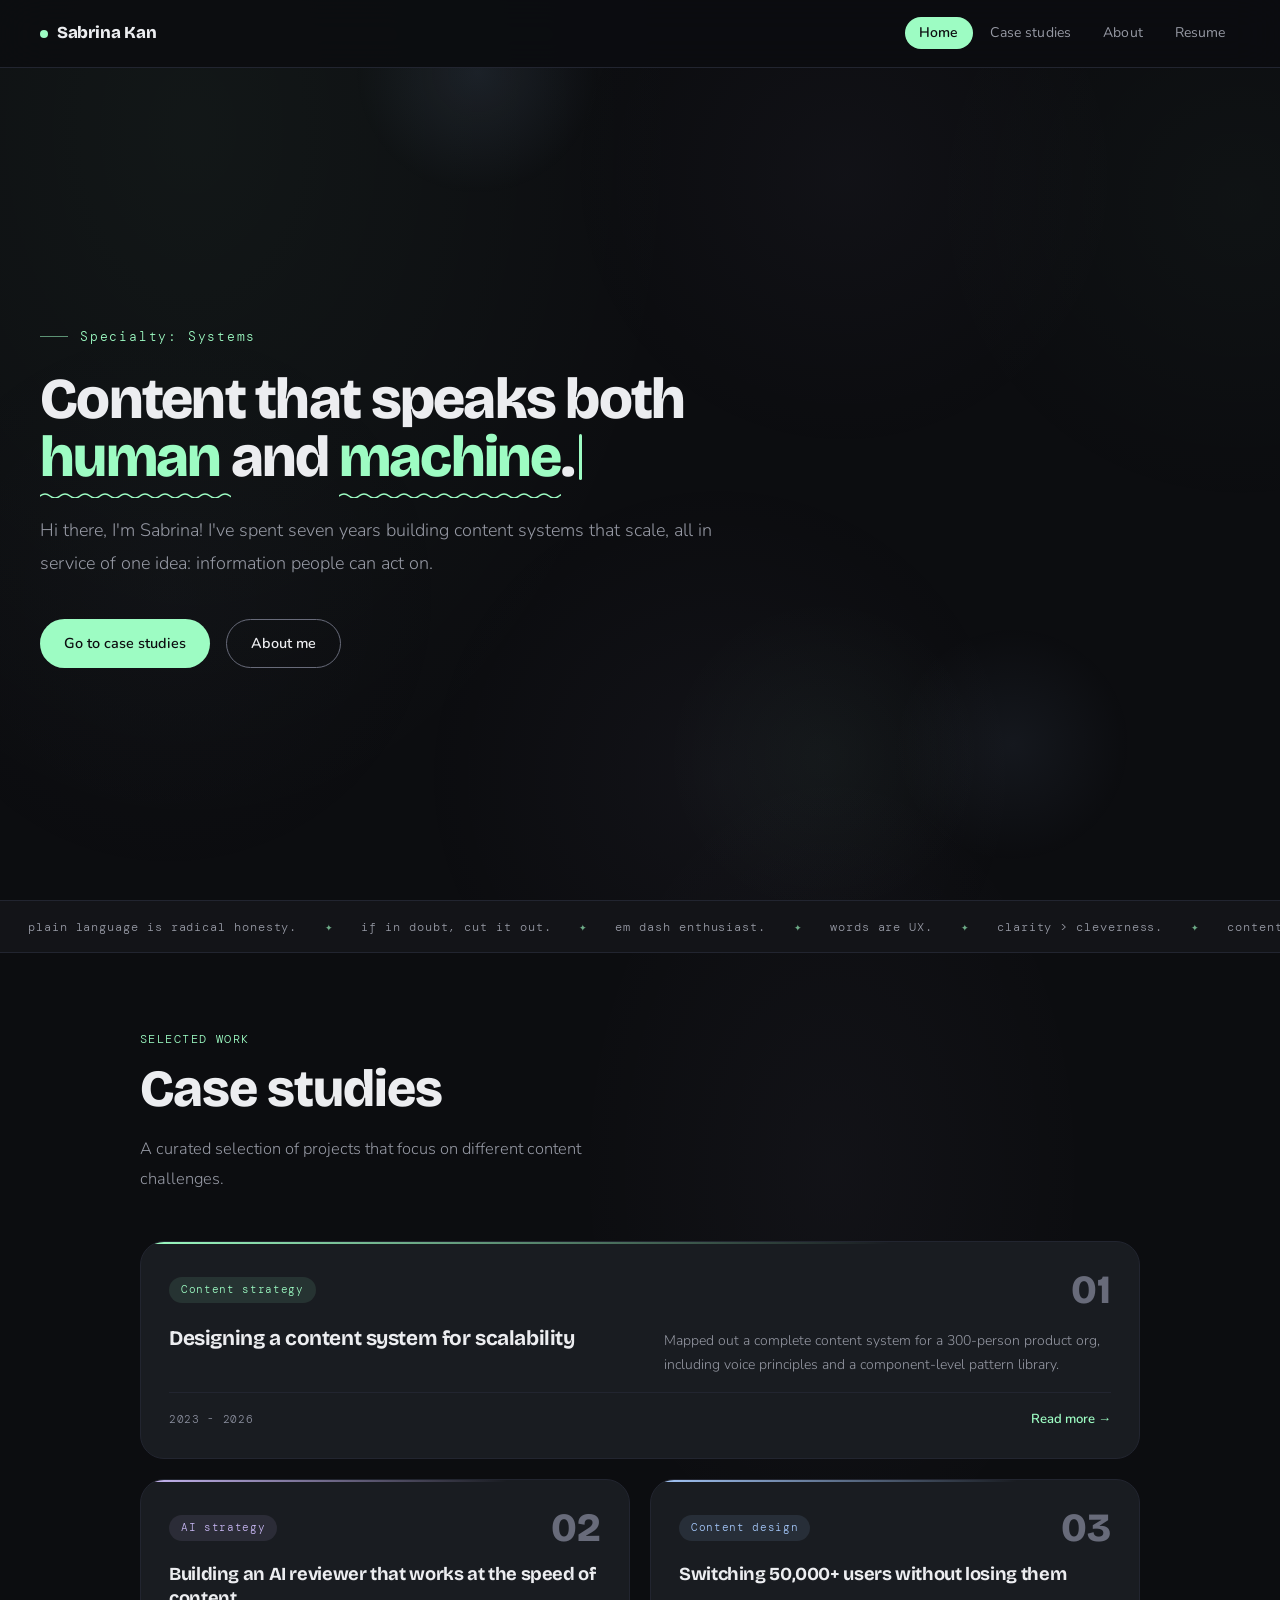
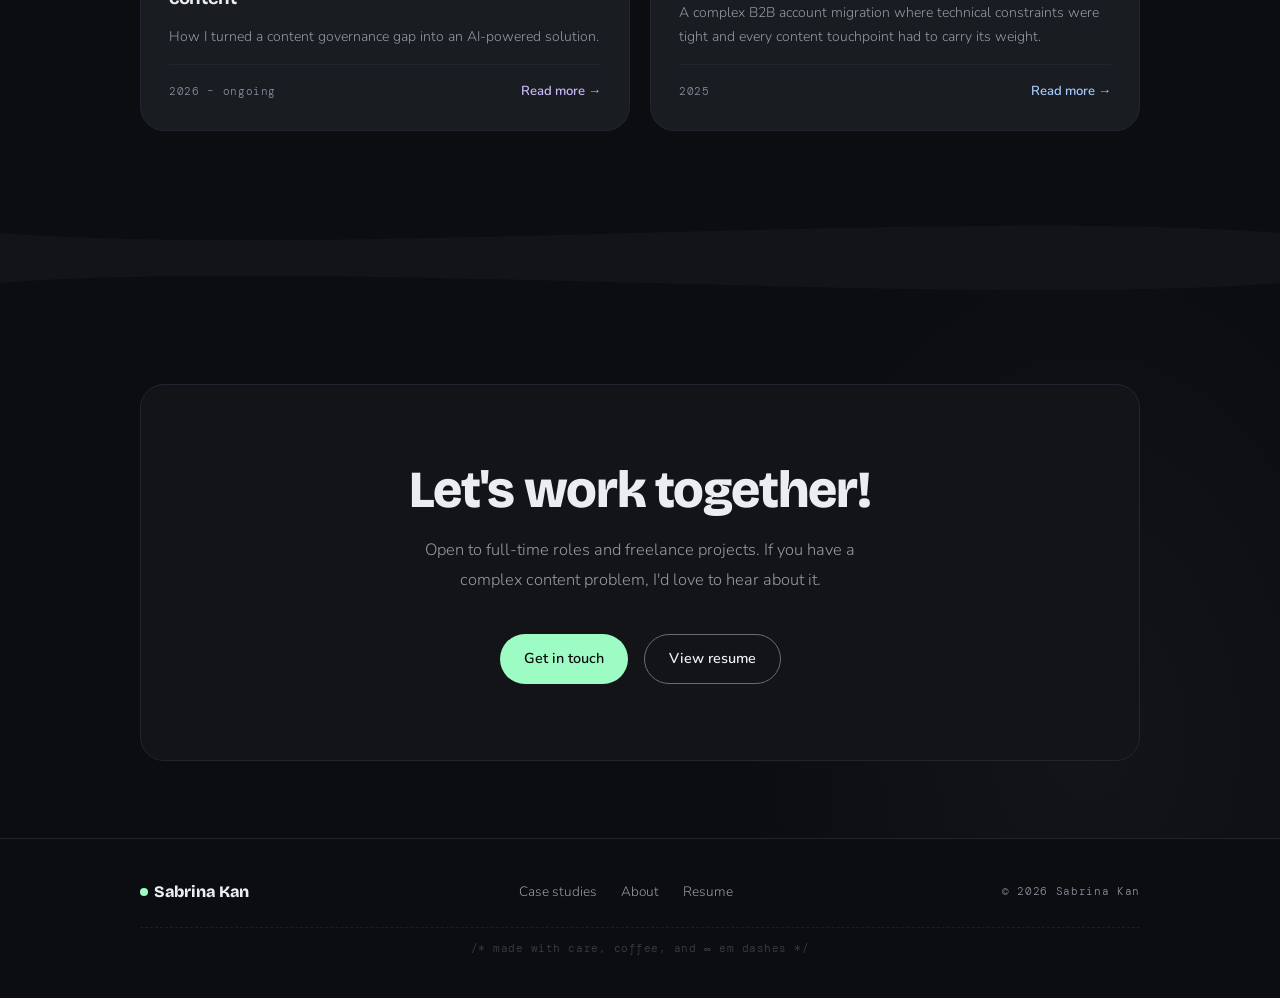
<file: index.html>
<!DOCTYPE html>
<html lang="en">
<head>
  <meta charset="UTF-8" />
  <meta name="viewport" content="width=device-width, initial-scale=1.0" />
  <title>Sabrina Kan — Content Designer</title>
  <link rel="preconnect" href="https://fonts.googleapis.com">
  <link rel="preconnect" href="https://fonts.gstatic.com" crossorigin>
  <link href="https://fonts.googleapis.com/css2?family=Bricolage+Grotesque:opsz,wght@12..96,700;12..96,800&family=Nunito:wght@300;400;600&family=DM+Mono&display=swap" rel="stylesheet">
  <link rel="stylesheet" href="styles.css" />
</head>
<body>
  <a href="#main-content" class="skip-link">Skip to main content</a>

  <!-- NAV -->
  <nav class="nav">
    <a href="index.html" class="nav__logo">
      <span class="nav__logo-dot" aria-hidden="true"></span>
      Sabrina Kan
    </a>
    <ul class="nav__links">
      <li><a href="index.html">Home</a></li>
      <li><a href="case-studies.html">Case studies</a></li>

      <li><a href="about.html">About</a></li>
      <li><a href="resume.html">Resume</a></li>
    </ul>
    <button class="nav__hamburger" aria-label="Toggle navigation" aria-expanded="false">
      <span></span><span></span><span></span>
    </button>
  </nav>

  <main id="main-content">

  <!-- HERO -->
  <section class="hero">
    <canvas class="hero__canvas" aria-hidden="true"></canvas>

    <div class="hero__content">
      <p class="hero__eyebrow reveal reveal-1" data-tw="Specialty: Systems and processes"></p>
      <h1 class="hero__title reveal reveal-2">
        Content that speaks both<br /><em>human </em>and <em>machine</em>.<span class="hero__cursor" aria-hidden="true"></span>
      </h1>
      <p class="hero__sub reveal reveal-3">
        Hi there, I'm Sabrina! I've spent seven years building content systems that scale, all in service of one idea: information people can act on.
      </p>
      <div class="hero__actions reveal reveal-4">
        <a href="case-studies.html" class="btn btn--primary">Go to case studies</a>
        <a href="about.html" class="btn btn--outline">About me</a>
      </div>
    </div>
  </section>

  <!-- TICKER -->
  <div class="ticker" aria-hidden="true">
    <div class="ticker__track">
      <span class="ticker__item">plain language is radical honesty.</span>
      <span class="ticker__sep">✦</span>
      <span class="ticker__item">if in doubt, cut it out.</span>
      <span class="ticker__sep">✦</span>
      <span class="ticker__item">em dash enthusiast.</span>
      <span class="ticker__sep">✦</span>
      <span class="ticker__item">words are UX.</span>
      <span class="ticker__sep">✦</span>
      <span class="ticker__item">clarity &gt; cleverness.</span>
      <span class="ticker__sep">✦</span>
      <span class="ticker__item">content is infrastructure.</span>
      <span class="ticker__sep">✦</span>
      <span class="ticker__item">the best copy goes unnoticed.</span>
      <span class="ticker__sep">✦</span>
      <span class="ticker__item">passive voice was avoided.</span>
      <span class="ticker__sep">✦</span>
      <span class="ticker__item">oxford comma always.</span>
      <span class="ticker__sep">✦</span>
      <span class="ticker__item">if in doubt, cut it out.</span>
      <span class="ticker__sep">✦</span>
      <span class="ticker__item">em dash enthusiast.</span>
      <span class="ticker__sep">✦</span>
      <span class="ticker__item">words are UX.</span>
      <span class="ticker__sep">✦</span>
      <span class="ticker__item">clarity &gt; cleverness.</span>
      <span class="ticker__sep">✦</span>
      <span class="ticker__item">content is infrastructure.</span>
      <span class="ticker__sep">✦</span>
      <span class="ticker__item">the best copy goes unnoticed.</span>
      <span class="ticker__sep">✦</span>
      <span class="ticker__item">write for the anxious user.</span>
      <span class="ticker__sep">✦</span>
      <span class="ticker__item">passive voice was avoided.</span>
      <span class="ticker__sep">✦</span>
      <span class="ticker__item">oxford comma always.</span>
      <span class="ticker__sep">✦</span>
    </div>
  </div>

  <!-- FEATURED WORK -->
  <section class="section" id="work">
    <div class="container">
      <span class="eyebrow scroll-reveal">Selected work</span>
      <h2 class="section__title scroll-reveal">Case studies</h2>
      <p class="section__lead scroll-reveal">
        A curated selection of projects that focus on different content challenges.
      </p>

      <div class="work-grid">

        <a href="case-study-system.html" class="card card--green scroll-reveal">
          <div class="card__eyebrow">
            <span class="tag tag--green">Content strategy</span>
            <span class="card__num">01</span>
          </div>
          <h3 class="card__title">Designing a content system for scalability</h3>
          <p class="card__body">
            Mapped out a complete content system for a 300-person product org,
            including voice principles and a component-level pattern library.
          </p>
          <div class="card__footer">
            <span class="card__meta">2023 - 2026</span>
            <span class="card__link">Read more →</span>
          </div>
        </a>

        <a href="case-study-ai.html" class="card card--purple scroll-reveal" style="transition-delay:.1s">
          <div class="card__eyebrow">
            <span class="tag tag--purple">AI strategy</span>
            <span class="card__num">02</span>
          </div>
          <h3 class="card__title">Building an AI reviewer that works at the speed of content</h3>
          <p class="card__body">
            How I turned a content governance gap into an AI-powered solution.
          </p>
          <div class="card__footer">
            <span class="card__meta">2026 – ongoing</span>
            <span class="card__link">Read more →</span>
          </div>
        </a>

        <a href="case-study-account.html" class="card card--blue scroll-reveal" style="transition-delay:.2s">
          <div class="card__eyebrow">
            <span class="tag tag--blue">Content design</span>
            <span class="card__num">03</span>
          </div>
          <h3 class="card__title">Switching 50,000+ users without losing them</h3>
          <p class="card__body">
            A complex B2B account migration where technical constraints were tight and every content touchpoint had to carry its weight.
          </p>
          <div class="card__footer">
            <span class="card__meta">2025</span>
            <span class="card__link">Read more →</span>
          </div>
        </a>

      </div>
    </div>
  </section>

  <!-- BEFORE / AFTER -->
  <!-- 
  <section class="section section--alt">
    <div class="container">
      <span class="eyebrow scroll-reveal">The craft</span>
      <h2 class="section__title scroll-reveal">Content design in action</h2>
      <p class="section__lead scroll-reveal">
        The job isn't writing from scratch — it's rewriting until it's right.
        Here's what that actually looks like.
      </p>

      <div class="ba-grid">

        <div class="ba-card scroll-reveal">
          <div class="ba-card__header">
            <span class="ba-icon">⚠</span>
            <span class="ba-context">Error message</span>
          </div>
          <div class="ba-pane ba-pane--before">
            <span class="ba-label ba-label--before">Before</span>
            <p class="ba-text">"Invalid input. Please try again."</p>
          </div>
          <div class="ba-pane ba-pane--after">
            <span class="ba-label ba-label--after">After</span>
            <p class="ba-text">"Your password needs at least 8 characters — try adding a number or symbol."</p>
          </div>
        </div>

        <div class="ba-card scroll-reveal" style="transition-delay:.1s">
          <div class="ba-card__header">
            <span class="ba-icon">□</span>
            <span class="ba-context">Empty state</span>
          </div>
          <div class="ba-pane ba-pane--before">
            <span class="ba-label ba-label--before">Before</span>
            <p class="ba-text">"No items found."</p>
          </div>
          <div class="ba-pane ba-pane--after">
            <span class="ba-label ba-label--after">After</span>
            <p class="ba-text">"Nothing here yet — add your first task to start tracking your progress."</p>
          </div>
        </div>

        <div class="ba-card scroll-reveal" style="transition-delay:.2s">
          <div class="ba-card__header">
            <span class="ba-icon">⚖</span>
            <span class="ba-context">Legal/compliance copy</span>
          </div>
          <div class="ba-pane ba-pane--before">
            <span class="ba-label ba-label--before">Before</span>
            <p class="ba-text">"Complete mandatory identity verification as required by FCA regulations."</p>
          </div>
          <div class="ba-pane ba-pane--after">
            <span class="ba-label ba-label--after">After</span>
            <p class="ba-text">"We need to verify your identity — it's a legal requirement and takes about 2 minutes."</p>
          </div>
        </div>
      </div>
    </div>
  </section>
  -->

  <!-- WAVE DIVIDER -->
  <div class="wave-divider" aria-hidden="true">
    <svg viewBox="0 0 1440 56" preserveAspectRatio="none" fill="none" xmlns="http://www.w3.org/2000/svg">
      <path d="M0,28 C360,56 1080,0 1440,28 L1440,56 L0,56 Z" fill="#131418"/>
    </svg>
  </div>


  <!-- WAVE DIVIDER (reverse) -->
  <div class="wave-divider" aria-hidden="true">
    <svg viewBox="0 0 1440 56" preserveAspectRatio="none" fill="none" xmlns="http://www.w3.org/2000/svg">
      <path d="M0,28 C360,0 1080,56 1440,28 L1440,0 L0,0 Z" fill="#131418"/>
    </svg>
  </div>

  <!-- CTA -->
  <section class="section">
    <div class="container">
      <div class="cta-block scroll-reveal">
        <h2 class="cta-block__title">Let's work together!</h2>
        <p class="cta-block__sub">
          Open to full-time roles and freelance projects. If you have a complex
          content problem, I'd love to hear about it.
        </p>
        <div class="cta-block__actions">
          <a href="mailto:sabrinawkan@gmail.com" class="btn btn--primary">Get in touch</a>
          <a href="resume.html" class="btn btn--outline">View resume</a>
        </div>
      </div>
    </div>
  </section>

  </main>

  <!-- FOOTER -->
  <footer class="footer">
    <div class="container footer__inner">
      <a href="index.html" class="footer__logo">
        <span class="nav__logo-dot" aria-hidden="true"></span>
        Sabrina Kan
      </a>
      <nav class="footer__links">
        <a href="case-studies.html">Case studies</a>

        <a href="about.html">About</a>
        <a href="resume.html">Resume</a>
      </nav>
      <span class="footer__copy">© 2026 Sabrina Kan</span>
      <p class="footer__comment" aria-hidden="true">/* made with care, coffee, and ∞ em dashes */</p>
    </div>
  </footer>

  <script src="main.js"></script>
</body>
</html>
</file>
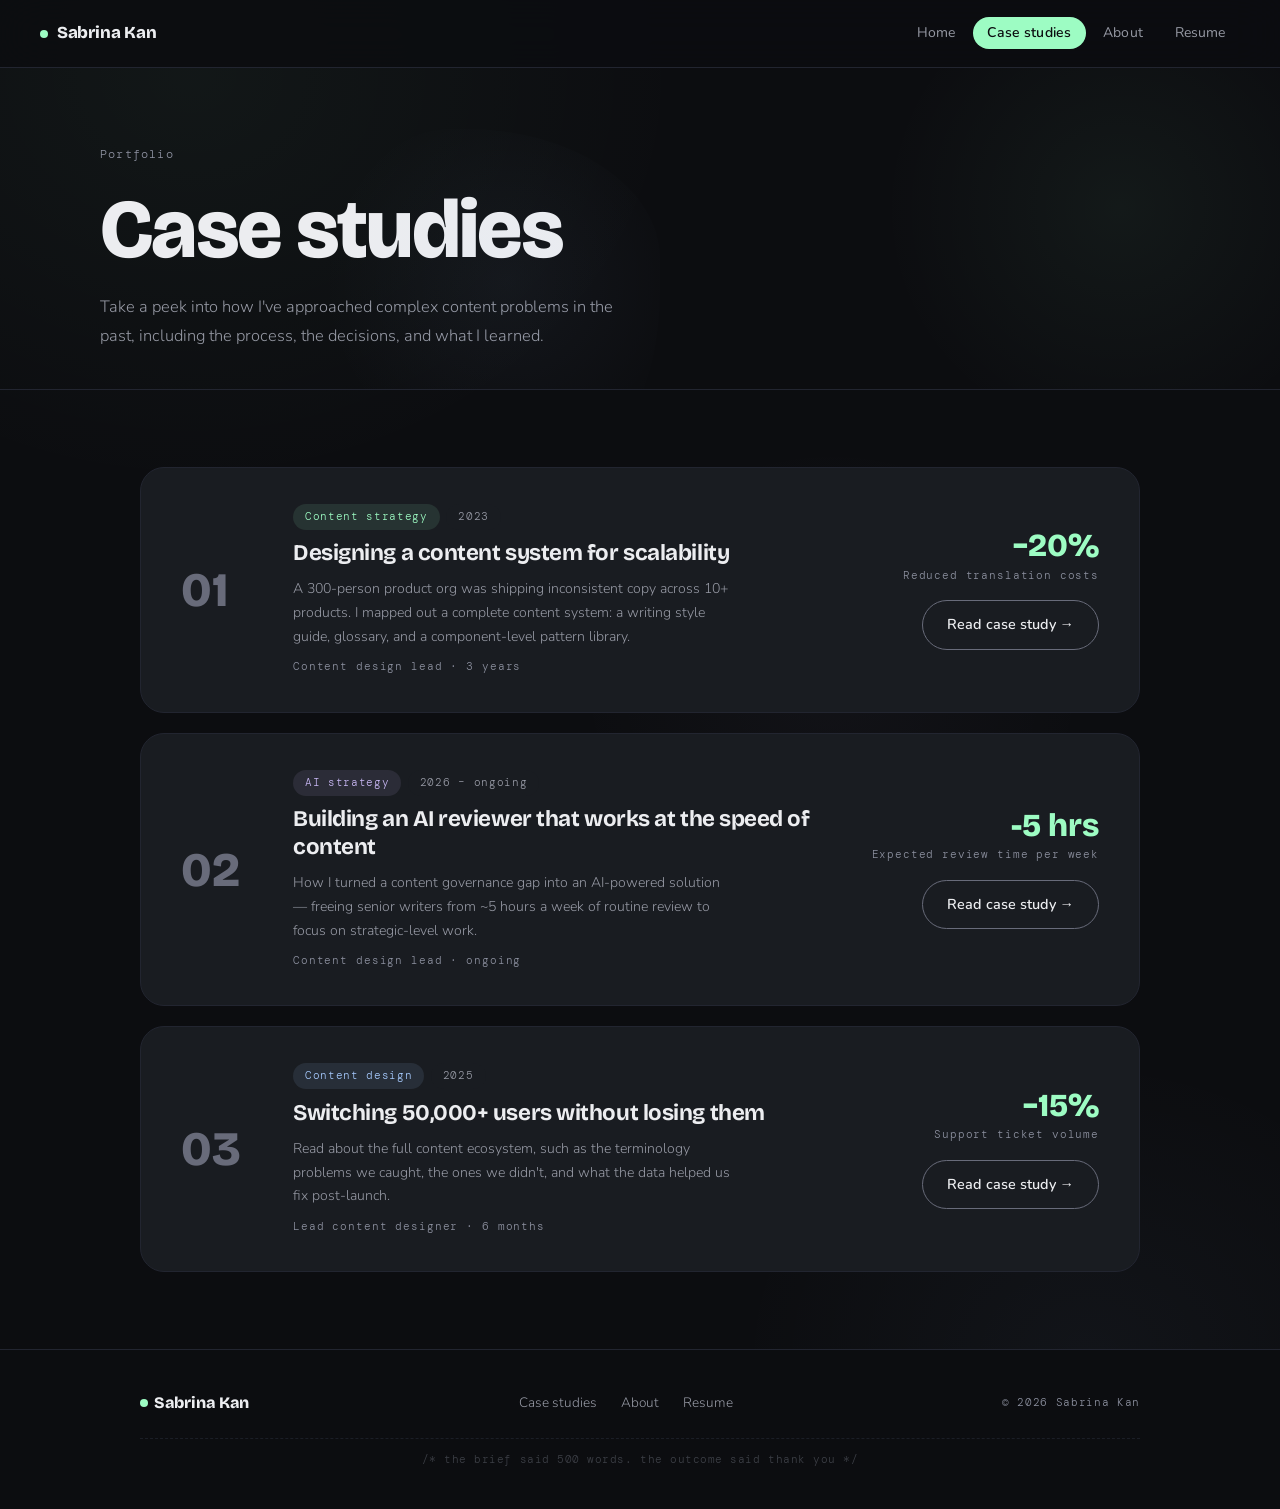
<file: case-studies.html>
<!DOCTYPE html>
<html lang="en">
<head>
  <meta charset="UTF-8" />
  <meta name="viewport" content="width=device-width, initial-scale=1.0" />
  <title>Case Studies — Sabrina Kan</title>
  <link rel="preconnect" href="https://fonts.googleapis.com">
  <link rel="preconnect" href="https://fonts.gstatic.com" crossorigin>
  <link href="https://fonts.googleapis.com/css2?family=Bricolage+Grotesque:opsz,wght@12..96,700;12..96,800&family=Nunito:wght@300;400;600&family=DM+Mono&display=swap" rel="stylesheet">
  <link rel="stylesheet" href="styles.css" />
</head>
<body>
  <a href="#main-content" class="skip-link">Skip to main content</a>

  <!-- NAV -->
  <nav class="nav">
    <a href="index.html" class="nav__logo">
      <span class="nav__logo-dot" aria-hidden="true"></span>
      Sabrina Kan
    </a>
    <ul class="nav__links">
      <li><a href="index.html">Home</a></li>
      <li><a href="case-studies.html">Case studies</a></li>

      <li><a href="about.html">About</a></li>
      <li><a href="resume.html">Resume</a></li>
    </ul>
    <button class="nav__hamburger" aria-label="Toggle navigation" aria-expanded="false">
      <span></span><span></span><span></span>
    </button>
  </nav>

  <main id="main-content">

  <!-- PAGE HERO -->
  <header class="page-hero">
    <div class="page-hero__inner">
      <p class="page-hero__breadcrumb">Portfolio</p>
      <h1 class="page-hero__title">Case studies</h1>
      <p class="page-hero__sub">
        Take a peek into how I've approached complex content problems in the past, including
        the process, the decisions, and what I learned.
      </p>
    </div>
  </header>

  <!-- CASE STUDY LIST -->
  <section class="section">
    <div class="container">
      <div class="case-list">

        <a href="case-study-system.html" class="case-row scroll-reveal">
          <span class="case-row__num">01</span>
          <div class="case-row__body">
            <div class="case-row__tags">
              <span class="tag tag--green">Content strategy</span>
              <span class="tag tag--muted">2023</span>
            </div>
            <h2 class="case-row__title">Designing a content system for scalability</h2>
            <p class="case-row__desc">
              A 300-person product org was shipping inconsistent copy across 10+ products.
              I mapped out a complete content system: a writing style guide, glossary, and a
              component-level pattern library.
            </p>
            <span class="case-row__meta">Content design lead · 3 years</span>
          </div>
          <div class="case-row__aside">
            <div class="stat-block">
              <span class="stat-block__val">−20%</span>
              <span class="stat-block__label">Reduced translation costs</span>
            </div>
            <span class="btn btn--outline" style="pointer-events:none">Read case study →</span>
          </div>
        </a>

        <a href="case-study-ai.html" class="case-row scroll-reveal" style="transition-delay:.1s">
          <span class="case-row__num">02</span>
          <div class="case-row__body">
            <div class="case-row__tags">
              <span class="tag tag--purple">AI strategy</span>
              <span class="tag tag--muted">2026 – ongoing</span>
            </div>
            <h2 class="case-row__title">Building an AI reviewer that works at the speed of content</h2>
            <p class="case-row__desc">
              How I turned a content governance gap into an AI-powered solution — freeing senior writers from ~5 hours a week of routine review to focus on strategic-level work.
            </p>
            <span class="case-row__meta">Content design lead · ongoing</span>
          </div>
          <div class="case-row__aside">
            <div class="stat-block">
              <span class="stat-block__val">-5 hrs</span>
              <span class="stat-block__label">Expected review time per week</span>
            </div>
            <span class="btn btn--outline" style="pointer-events:none">Read case study →</span>
          </div>
        </a>

        <a href="case-study-account.html" class="case-row scroll-reveal" style="transition-delay:.2s">
          <span class="case-row__num">03</span>
          <div class="case-row__body">
            <div class="case-row__tags">
              <span class="tag tag--blue">Content design</span>
              <span class="tag tag--muted">2025</span>
            </div>
            <h2 class="case-row__title">Switching 50,000+ users without losing them</h2>
            <p class="case-row__desc">
              Read about the full content ecosystem, such as the terminology problems we caught, the ones we didn't, and what the data helped us fix post-launch.
            </p>
            <span class="case-row__meta">Lead content designer · 6 months</span>
          </div>
          <div class="case-row__aside">
            <div class="stat-block">
              <span class="stat-block__val">−15%</span>
              <span class="stat-block__label">Support ticket volume</span>
            </div>
            <span class="btn btn--outline" style="pointer-events:none">Read case study →</span>
          </div>
        </a>

      </div>
    </div>
  </section>

  </main>

  <!-- FOOTER -->
  <footer class="footer">
    <div class="container footer__inner">
      <a href="index.html" class="footer__logo">
        <span class="nav__logo-dot" aria-hidden="true"></span>
        Sabrina Kan
      </a>
      <nav class="footer__links">
        <a href="case-studies.html">Case studies</a>

        <a href="about.html">About</a>
        <a href="resume.html">Resume</a>
      </nav>
      <span class="footer__copy">© 2026 Sabrina Kan</span>
      <p class="footer__comment" aria-hidden="true">/* the brief said 500 words. the outcome said thank you */</p>
    </div>
  </footer>

  <script src="main.js"></script>
</body>
</html>
</file>
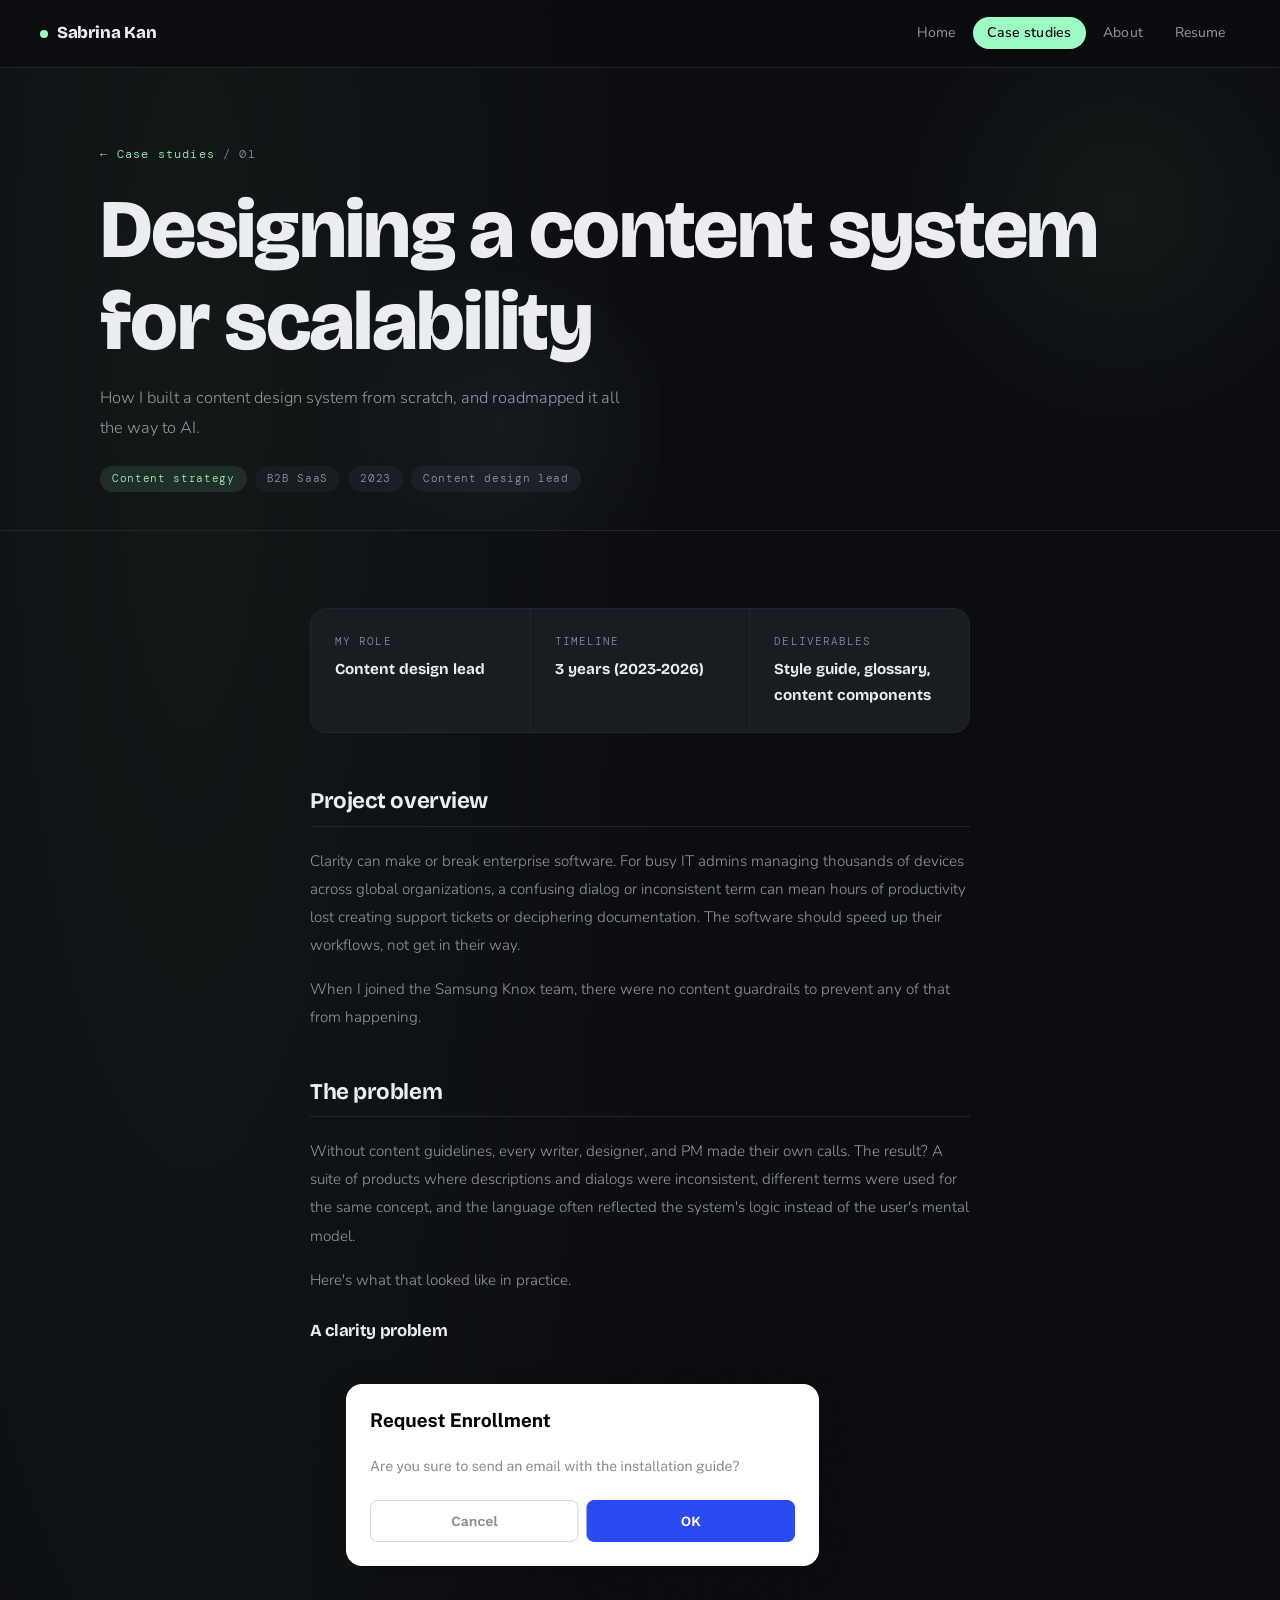
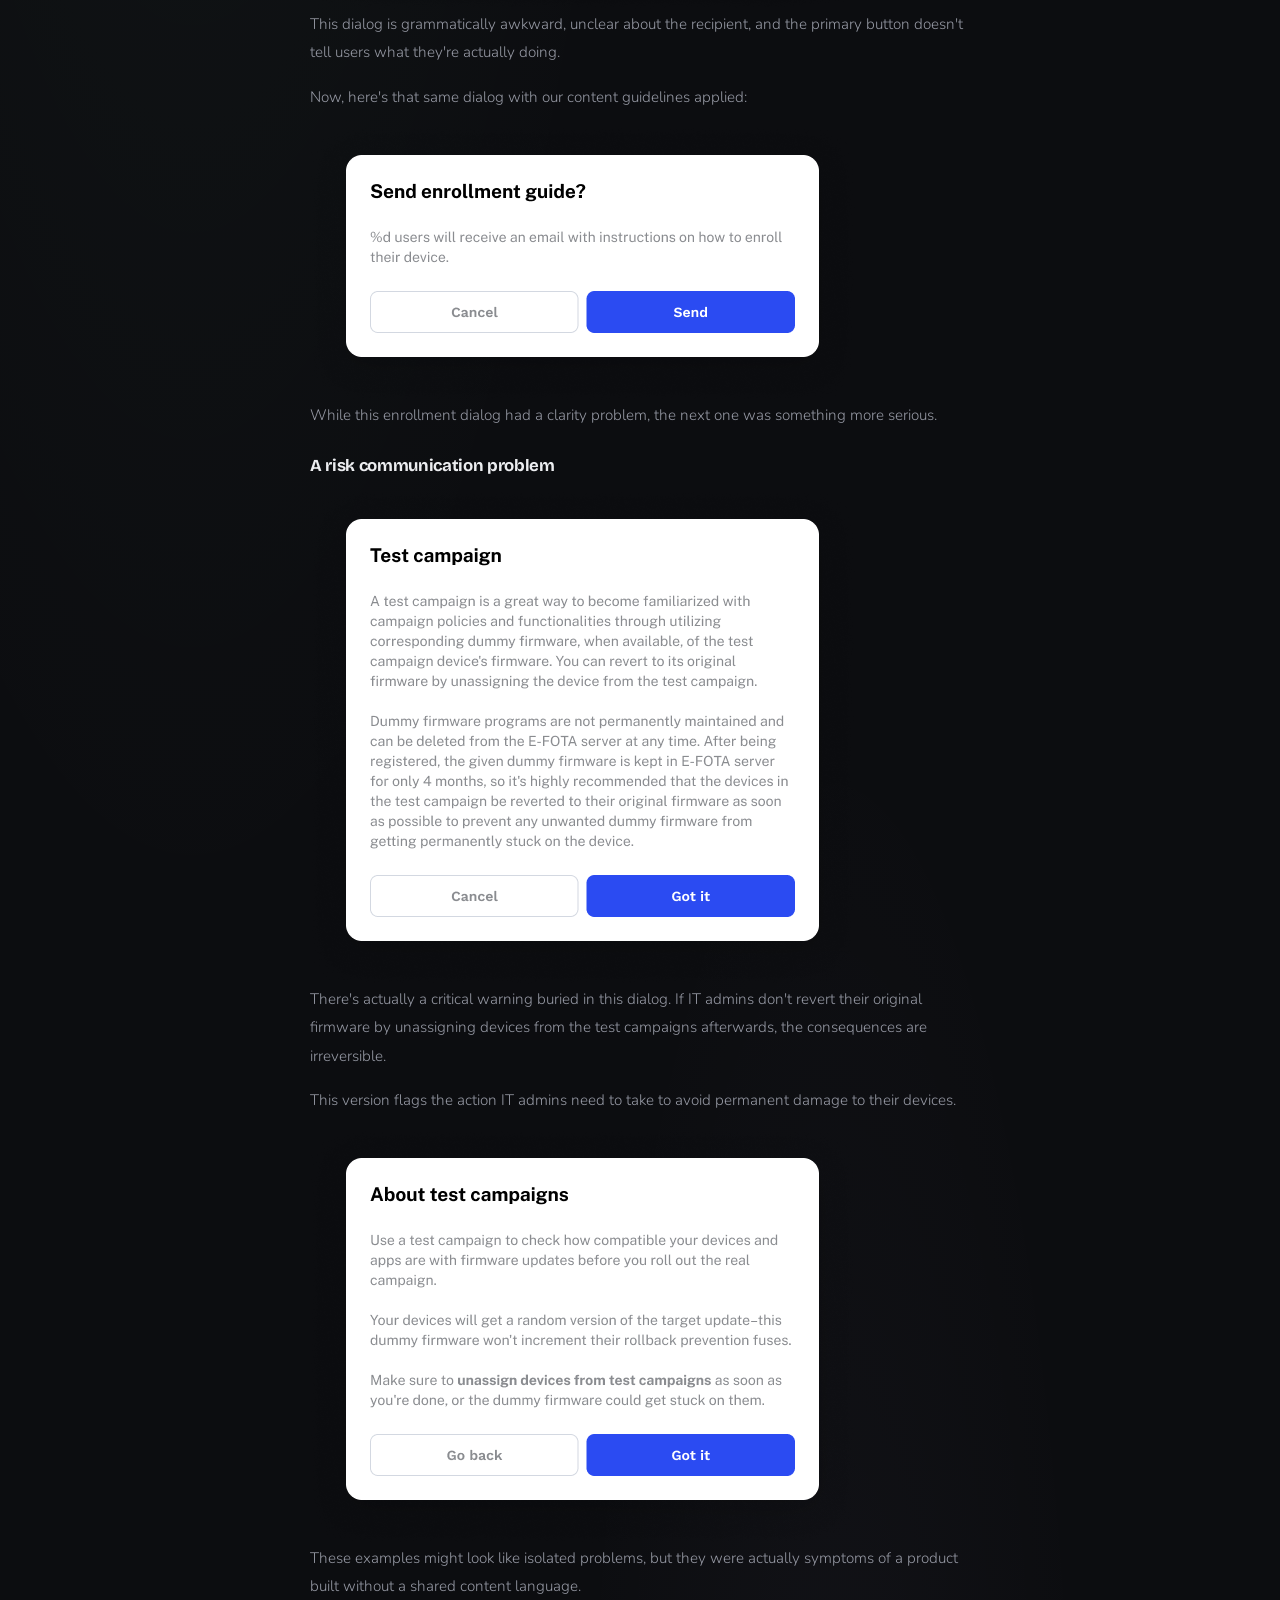
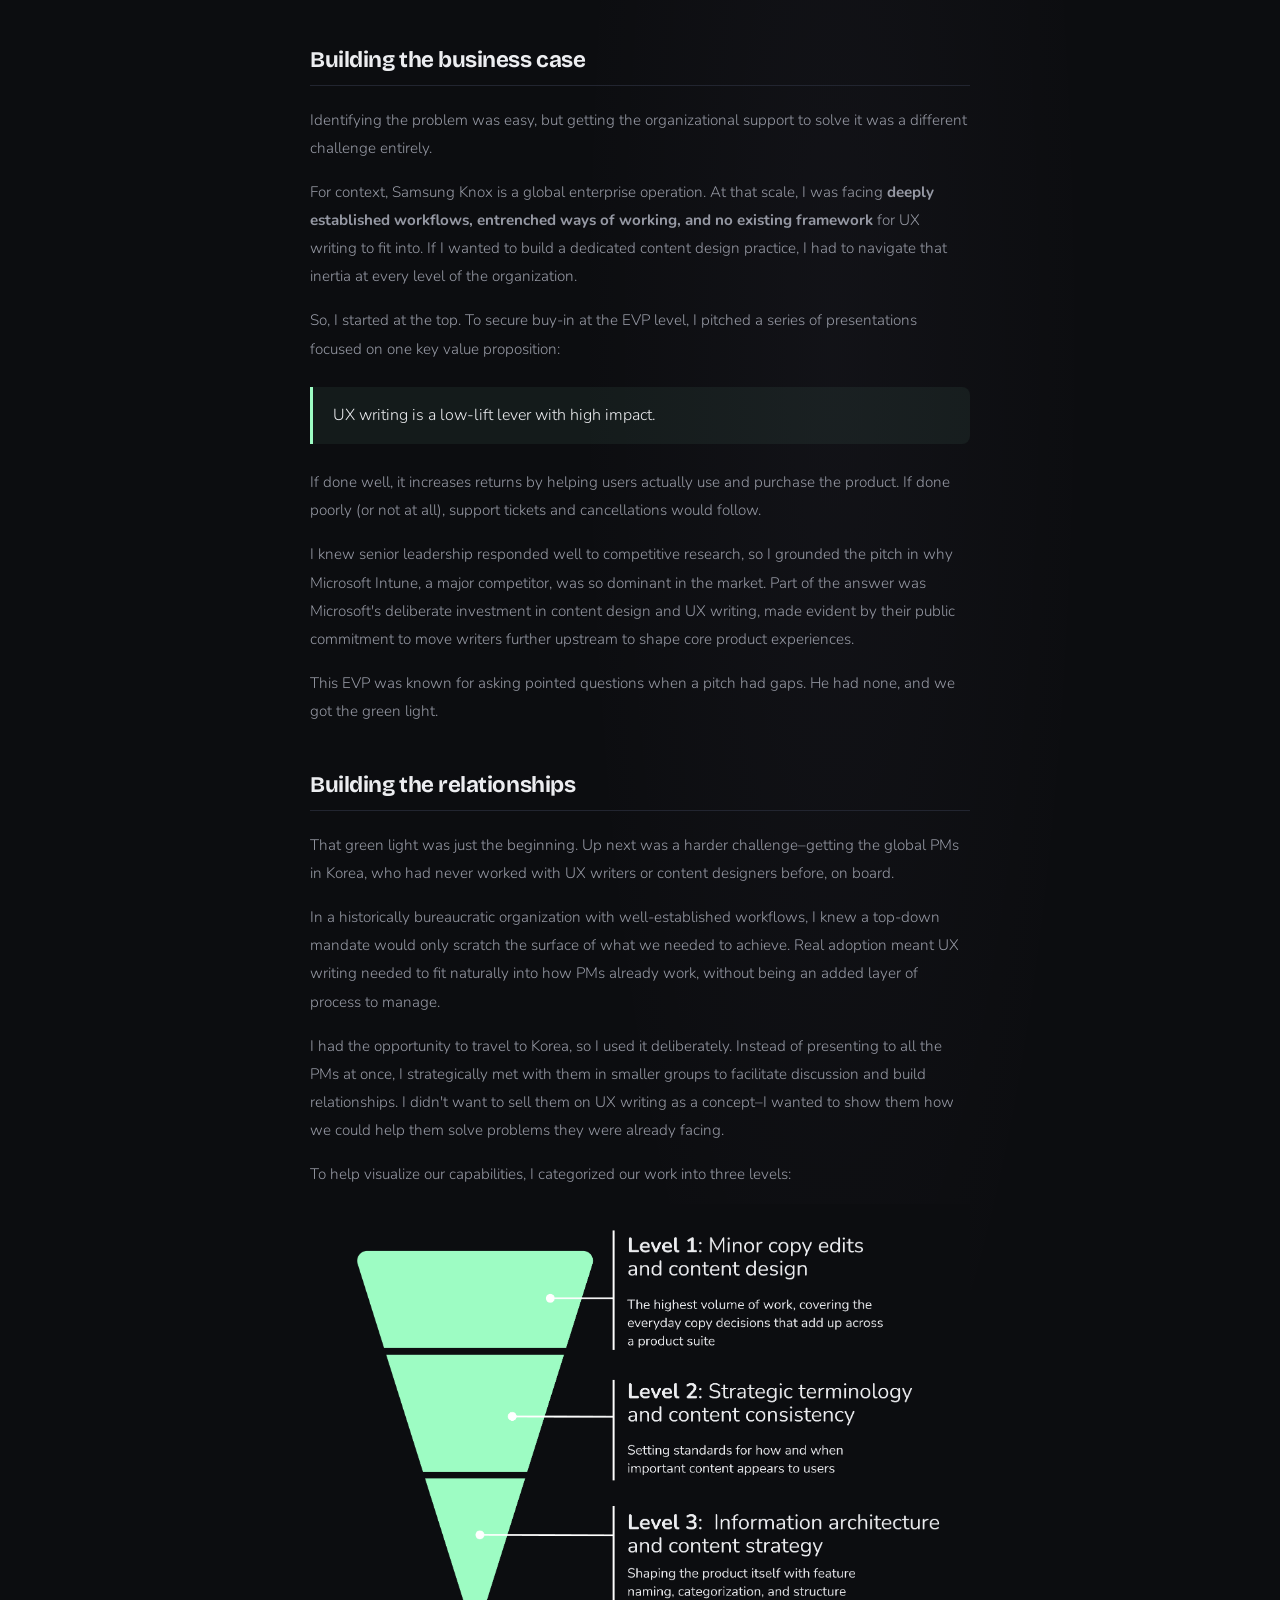
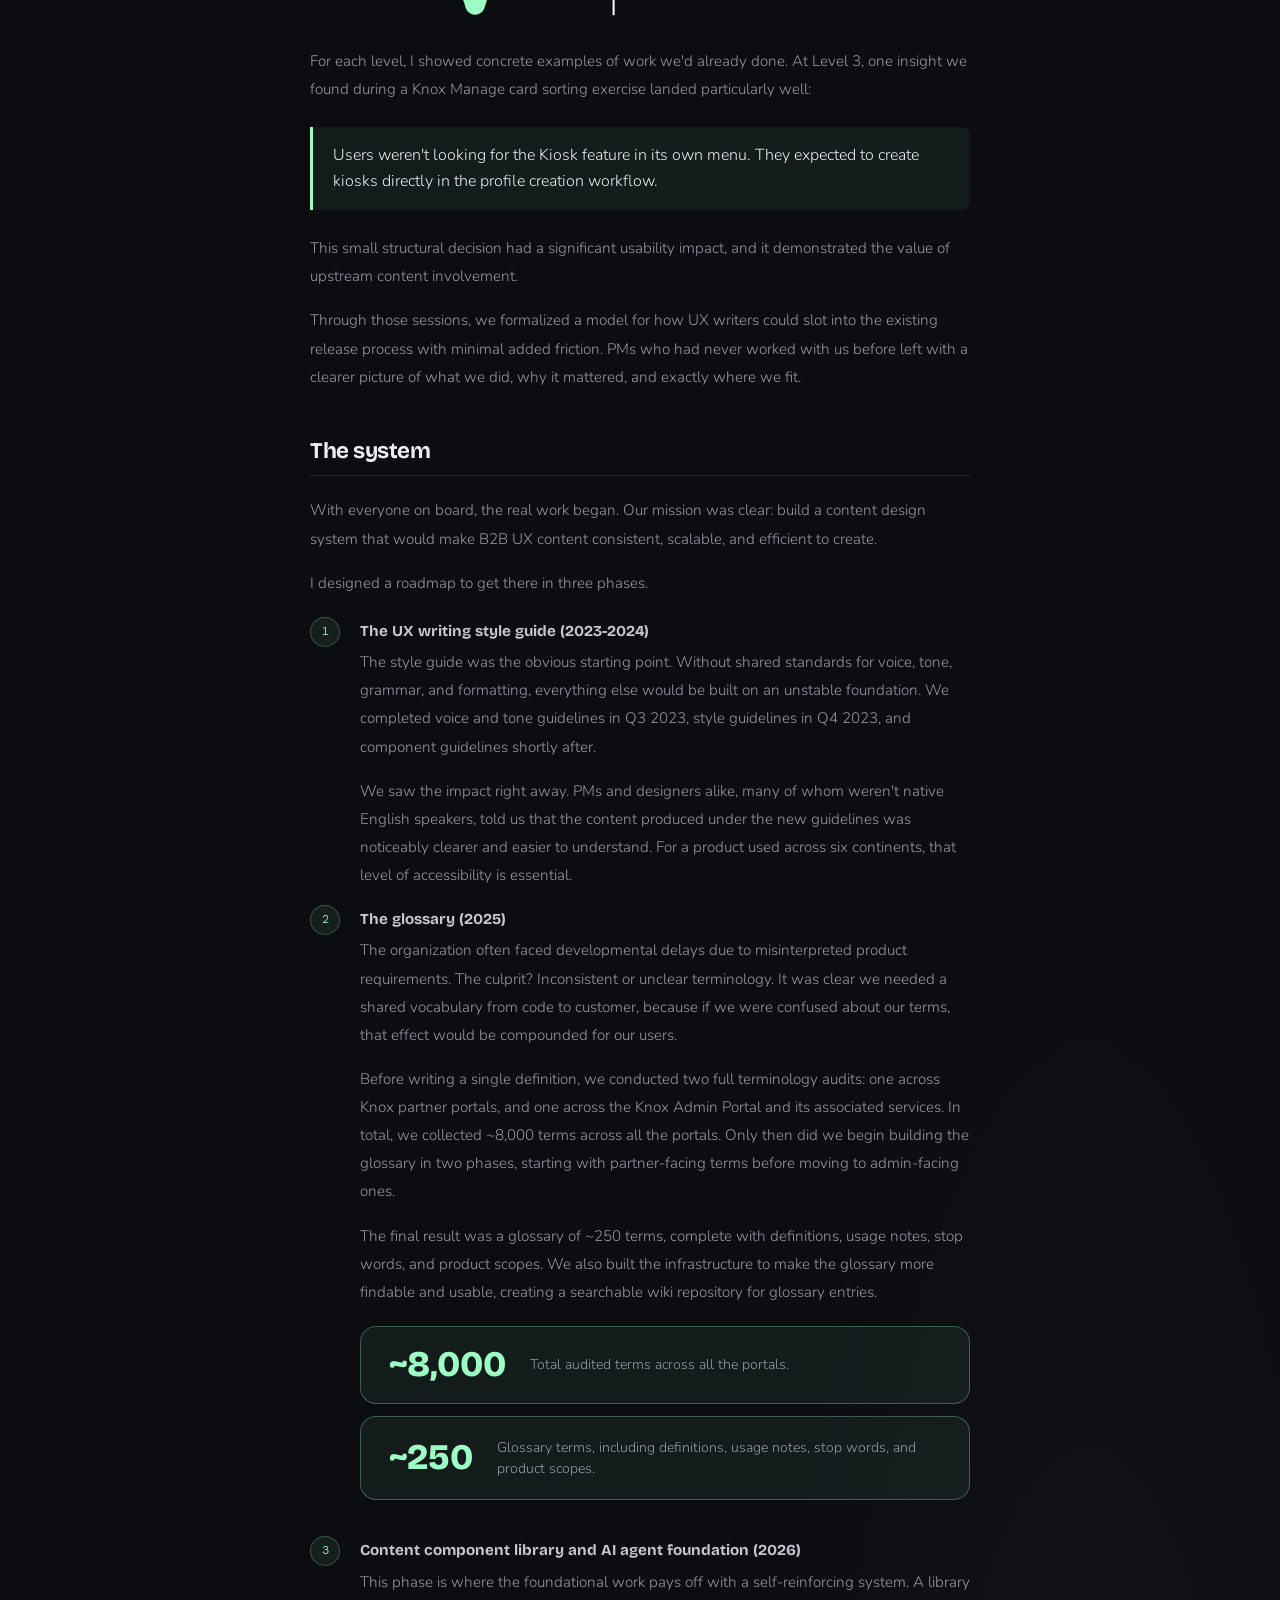
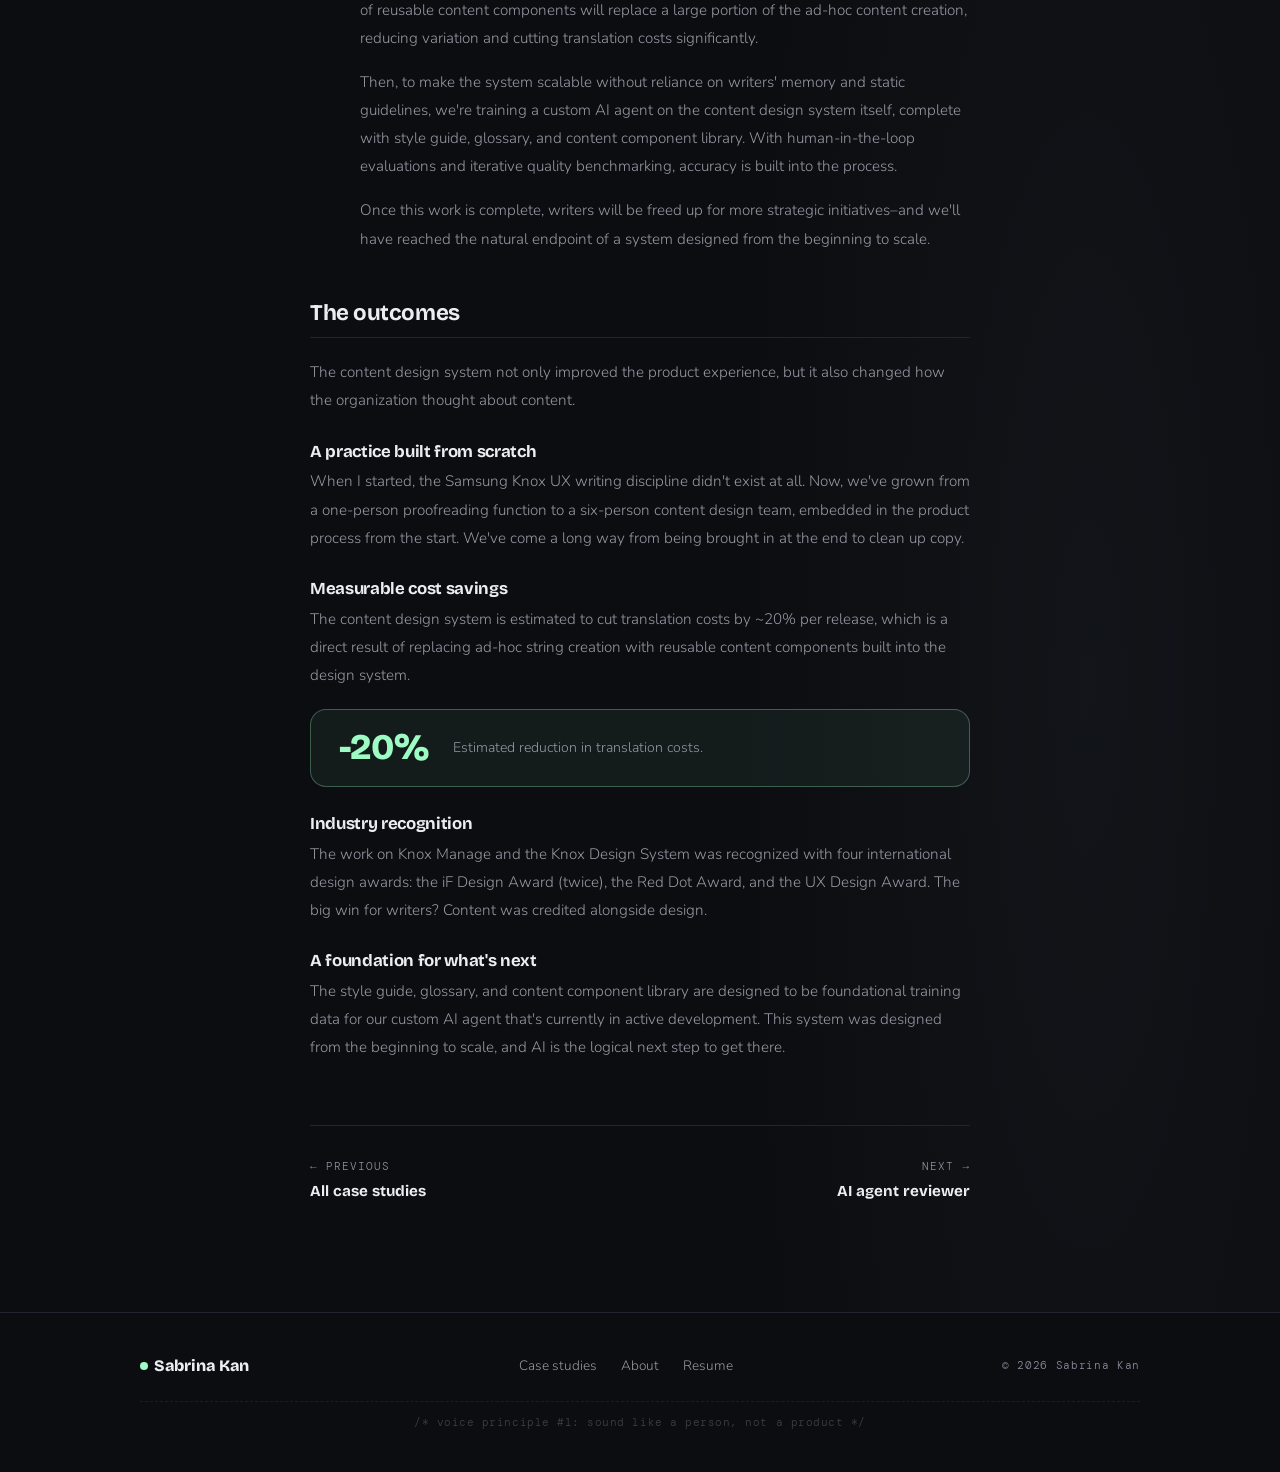
<file: case-study-system.html>
<!DOCTYPE html>
<html lang="en">
<head>
  <meta charset="UTF-8" />
  <meta name="viewport" content="width=device-width, initial-scale=1.0" />
  <title>Content design system — Sabrina Kan</title>
  <link rel="preconnect" href="https://fonts.googleapis.com">
  <link rel="preconnect" href="https://fonts.gstatic.com" crossorigin>
  <link href="https://fonts.googleapis.com/css2?family=Bricolage+Grotesque:opsz,wght@12..96,700;12..96,800&family=Nunito:wght@300;400;600&family=DM+Mono&display=swap" rel="stylesheet">
  <link rel="stylesheet" href="styles.css" />
</head>
<body>
  <a href="#main-content" class="skip-link">Skip to main content</a>

  <!-- NAV -->
  <nav class="nav">
    <a href="index.html" class="nav__logo">
      <span class="nav__logo-dot" aria-hidden="true"></span>
      Sabrina Kan
    </a>
    <ul class="nav__links">
      <li><a href="index.html">Home</a></li>
      <li><a href="case-studies.html">Case studies</a></li>

      <li><a href="about.html">About</a></li>
      <li><a href="resume.html">Resume</a></li>
    </ul>
    <button class="nav__hamburger" aria-label="Toggle navigation" aria-expanded="false">
      <span></span><span></span><span></span>
    </button>
  </nav>

  <main id="main-content">

  <!-- PAGE HERO -->
  <header class="page-hero">
    <div class="page-hero__inner">
      <p class="page-hero__breadcrumb">
        <a href="case-studies.html">← Case studies</a>
        <span>/ 01</span>
      </p>
      <h1 class="page-hero__title">Designing a content system for scalability</h1>
      <p class="page-hero__sub">
        How I built a content design system from scratch, and roadmapped it all the way to AI.
      </p>
      <div class="page-hero__tags">
        <span class="tag tag--green">Content strategy</span>
        <span class="tag tag--muted">B2B SaaS</span>
        <span class="tag tag--muted">2023</span>
        <span class="tag tag--muted">Content design lead</span>
      </div>
    </div>
  </header>

  <!-- CASE STUDY BODY -->
  <article class="case-detail">

    <div class="case-overview">
      <div class="case-overview__item">
        <span class="case-overview__label">My Role</span>
        <span class="case-overview__val">Content design lead</span>
      </div>
      <div class="case-overview__item">
        <span class="case-overview__label">Timeline</span>
        <span class="case-overview__val">3 years (2023-2026)</span>
      </div>
      <div class="case-overview__item">
        <span class="case-overview__label">Deliverables</span>
        <span class="case-overview__val">Style guide, glossary, content components</span>
      </div>
    </div>

    <div class="case-section">
      <h2 class="case-section__heading">Project overview</h2>
      <p>
        Clarity can make or break enterprise software. For busy IT admins managing thousands of devices across global organizations, a confusing dialog or inconsistent term can mean hours of productivity lost creating support tickets or deciphering documentation. The software should speed up their workflows, not get in their way. 
      </p>
      <p>
        When I joined the Samsung Knox team, there were no content guardrails to prevent any of that from happening. 
      </p>
    </div>

    <div class="case-section">
      <h2 class="case-section__heading">The problem</h2>
      <p>
        Without content guidelines, every writer, designer, and PM made their own calls. The result? A suite of products where descriptions and dialogs were inconsistent, different terms were used for the same concept, and the language often reflected the system's logic instead of the user's mental model. 
      </p>
      <p>
        Here's what that looked like in practice.
      </p>
      <p>
        <h3>A clarity problem</h3>
      </p>
      <img src="images/clarity-before-example.png" alt="A modal dialog titled 'Request Enrollment' with body text reading 'Are you sure to send an email with the installation guide?' and two buttons: Cancel and OK."/>
      <p>
        This dialog is grammatically awkward, unclear about the recipient, and the primary button doesn't tell users what they're actually doing. 
      </p>
      <p>
        Now, here's that same dialog with our content guidelines applied: 
      </p>
      <img src="images/clarity-after-example.png" alt="A modal dialog titled 'Send enrollment guide?' with body text reading '%d users will receive an email with instructions on how to enroll their device.' and two buttons: Cancel and Send." />
      <p>
        While this enrollment dialog had a clarity problem, the next one was something more serious.
      </p>
      <p>
        <h3>A risk communication problem</h3>
      </p>
      <img src="images/risk-before-example.png" alt="A modal dialog titled 'Test campaign' with two paragraphs of body text explaining dummy firmware behavior and recommending users revert devices after testing. Buttons: Cancel and Got it."/>
      <p>
        There's actually a critical warning buried in this dialog. If IT admins don't revert their original firmware by unassigning devices from the test campaigns afterwards, the consequences are irreversible.  
      </p>
      <p>
        This version flags the action IT admins need to take to avoid permanent damage to their devices. 
      </p>
      <img src="images/risk-after-example.png" alt="A modal dialog titled 'About test campaigns' with three paragraphs explaining test campaign behavior, dummy firmware, and a bolded warning to 'unassign devices from test campaigns' as soon as testing is complete. Buttons: Go back and Got it." />
      <p>
        These examples might look like isolated problems, but they were actually symptoms of a product built without a shared content language. 
      </p>
    </div>

    <div class="case-section">
      <h2 class="case-section__heading">Building the business case</h2>
      <p>
        Identifying the problem was easy, but getting the organizational support to solve it was a different challenge entirely. 
      </p>
      <p>
        For context, Samsung Knox is a global enterprise operation. At that scale, I was facing <strong>deeply established workflows, entrenched ways of working, and no existing framework</strong> for UX writing to fit into. If I wanted to build a dedicated content design practice, I had to navigate that inertia at every level of the organization. 
      </p>
      <p>
        So, I started at the top. To secure buy-in at the EVP level, I pitched a series of presentations focused on one key value proposition:
      </p>
      <p>
        <div class="callout">
        UX writing is a low-lift lever with high impact.
        </div>
      </p>
      <p>
        If done well, it increases returns by helping users actually use and purchase the product. If done poorly (or not at all), support tickets and cancellations would follow.
      </p>
      <p>
        I knew senior leadership responded well to competitive research, so I grounded the pitch in why Microsoft Intune, a major competitor, was so dominant in the market. Part of the answer was Microsoft's deliberate investment in content design and UX writing, made evident by their public commitment to move writers further upstream to shape core product experiences. 
      </p>
      <p>
        This EVP was known for asking pointed questions when a pitch had gaps. He had none, and we got the green light. 
      </p>
    </div>

    <div class="case-section">
      <h2 class="case-section__heading">Building the relationships</h2>
      <p>
        That green light was just the beginning. Up next was a harder challenge–getting the global PMs in Korea, who had never worked with UX writers or content designers before, on board.
      </p>
      <p>
        In a historically bureaucratic organization with well-established workflows, I knew a top-down mandate would only scratch the surface of what we needed to achieve. Real adoption meant UX writing needed to fit naturally into how PMs already work, without being an added layer of process to manage. 
      </p>
      <p>
        I had the opportunity to travel to Korea, so I used it deliberately. Instead of presenting to all the PMs at once, I strategically met with them in smaller groups to facilitate discussion and build relationships. I didn't want to sell them on UX writing as a concept–I wanted to show them how we could help them solve problems they were already facing. 
      </p>
      <p>
        To help visualize our capabilities, I categorized our work into three levels:
      </p>
      <img src="images/content-design-inverted-pyramid.png" alt="An inverted pyramid diagram divided into three horizontal sections, labeled from top to bottom: Level 1 — Minor copy edits and content design (the highest volume of work, covering the everyday copy decisions that add up across a product suite); Level 2 — Strategic terminology and content consistency (setting standards for how and when important content appears to users); Level 3 — Information architecture and content strategy (shaping the product itself with feature naming, categorization, and structure)." />
      <p>
        For each level, I showed concrete examples of work we'd already done. At Level 3, one insight we found during a Knox Manage card sorting exercise landed particularly well:
      </p>
      <p>
        <div class="callout">
        Users weren't looking for the Kiosk feature in its own menu. They expected to create kiosks directly in the profile creation workflow.
        </div>
      </p>
      <p>
         This small structural decision had a significant usability impact, and it demonstrated the value of upstream content involvement.
      </p>
      <p>
        Through those sessions, we formalized a model for how UX writers could slot into the existing release process with minimal added friction. PMs who had never worked with us before left with a clearer picture of what we did, why it mattered, and exactly where we fit.
      </p>
    </div>

    <div class="case-section">
      <h2 class="case-section__heading">The system</h2>
      <p>
        With everyone on board, the real work began. Our mission was clear: build a content design system that would make B2B UX content consistent, scalable, and efficient to create. 
      </p>
      <p>
        I designed a roadmap to get there in three phases.
      </p>
      <div class="process-steps">
        <div class="process-step">
          <span class="process-step__num">1</span>
          <div>
            <p class="process-step__title">The UX writing style guide (2023-2024)</p>
            <p class="process-step__desc">The style guide was the obvious starting point. Without shared standards for voice, tone, grammar, and formatting, everything else would be built on an unstable foundation. We completed voice and tone guidelines in Q3 2023, style guidelines in Q4 2023, and component guidelines shortly after.</p>
            <p class="process-step__desc">We saw the impact right away. PMs and designers alike, many of whom weren't native English speakers, told us that the content produced under the new guidelines was noticeably clearer and easier to understand. For a product used across six continents, that level of accessibility is essential. </p>
          </div>
        </div>
        <div class="process-step">
          <span class="process-step__num">2</span>
          <div>
            <p class="process-step__title">The glossary (2025)</p>
            <p class="process-step__desc">The organization often faced developmental delays due to misinterpreted product requirements. The culprit? Inconsistent or unclear terminology. It was clear we needed a shared vocabulary from code to customer, because if we were confused about our terms, that effect would be compounded for our users.</p>
            <p class="process-step__desc">Before writing a single definition, we conducted two full terminology audits: one across Knox partner portals, and one across the Knox Admin Portal and its associated services. In total, we collected ~8,000 terms across all the portals. Only then did we begin building the glossary in two phases, starting with partner-facing terms before moving to admin-facing ones.</p>
            <p class="process-step__desc">The final result was a glossary of ~250 terms, complete with definitions, usage notes, stop words, and product scopes. We also built the infrastructure to make the glossary more findable and usable, creating a searchable wiki repository for glossary entries. </p>
            <div class="result-stats">
              <div class="result-stat">
                <span class="result-stat__val">~8,000</span>
                <span class="result-stat__label">Total audited terms across all the portals.</span>
              </div>
              <div class="result-stat">
                <span class="result-stat__val">~250</span>
                <span class="result-stat__label">Glossary terms, including definitions, usage notes, stop words, and product scopes.</span>
              </div>
            </div>
          </div>
        </div>
        <div class="process-step">
          <span class="process-step__num">3</span>
          <div>
            <p class="process-step__title">Content component library and AI agent foundation (2026)</p>
            <p class="process-step__desc">This phase is where the foundational work pays off with a self-reinforcing system. A library of reusable content components will replace a large portion of the ad-hoc content creation, reducing variation and cutting translation costs significantly.</p>
            <p class="process-step__desc">Then, to make the system scalable without reliance on writers' memory and static guidelines, we're training a custom AI agent on the content design system itself, complete with style guide, glossary, and content component library. With human-in-the-loop evaluations and iterative quality benchmarking, accuracy is built into the process. </p>
            <p class="process-step__desc">Once this work is complete, writers will be freed up for more strategic initiatives–and we'll have reached the natural endpoint of a system designed from the beginning to scale.</p>
          </div>
        </div>
      </div>
    </div>

    <div class="case-section">
      <h2 class="case-section__heading">The outcomes</h2>
      <p>
        The content design system not only improved the product experience, but it also changed how the organization thought about content. 
      </p>
      <h3>A practice built from scratch</h3>
      <p>
        When I started, the Samsung Knox UX writing discipline didn't exist at all. Now, we've grown from a one-person proofreading function to a six-person content design team, embedded in the product process from the start. We've come a long way from being brought in at the end to clean up copy.
      </p>
      <h3>Measurable cost savings</h3>
      <p>
        The content design system is estimated to cut translation costs by ~20% per release, which is a direct result of replacing ad-hoc string creation with reusable content components built into the design system.
      </p>
      <div class="result-stats">
        <div class="result-stat">
          <span class="result-stat__val">-20%</span>
          <span class="result-stat__label">Estimated reduction in translation costs.</span>
        </div>
      </div>
      <h3>Industry recognition </h3>
      <p>
        The work on Knox Manage and the Knox Design System was recognized with four international design awards: the iF Design Award (twice), the Red Dot Award, and the UX Design Award. The big win for writers? Content was credited alongside design. 
      </p>
      <h3>A foundation for what's next</h3>
      <p>
        The style guide, glossary, and content component library are designed to be foundational training data for our custom AI agent that's currently in active development. This system was designed from the beginning to scale, and AI is the logical next step to get there. 
      </p>
    </div>

    <nav class="case-nav" aria-label="Case study navigation">
      <a href="case-studies.html" class="case-nav__link">
        <span class="case-nav__label">← Previous</span>
        <span class="case-nav__title">All case studies</span>
      </a>
      <a href="case-study-ai.html" class="case-nav__link case-nav__link--right">
        <span class="case-nav__label">Next →</span>
        <span class="case-nav__title">AI agent reviewer</span>
      </a>
    </nav>

  </article>

  </main>

  <!-- FOOTER -->
  <footer class="footer">
    <div class="container footer__inner">
      <a href="index.html" class="footer__logo">
        <span class="nav__logo-dot" aria-hidden="true"></span>
        Sabrina Kan
      </a>
      <nav class="footer__links">
        <a href="case-studies.html">Case studies</a>

        <a href="about.html">About</a>
        <a href="resume.html">Resume</a>
      </nav>
      <span class="footer__copy">© 2026 Sabrina Kan</span>
      <p class="footer__comment" aria-hidden="true">/* voice principle #1: sound like a person, not a product */</p>
    </div>
  </footer>

  <script src="main.js"></script>
</body>
</html>
</file>
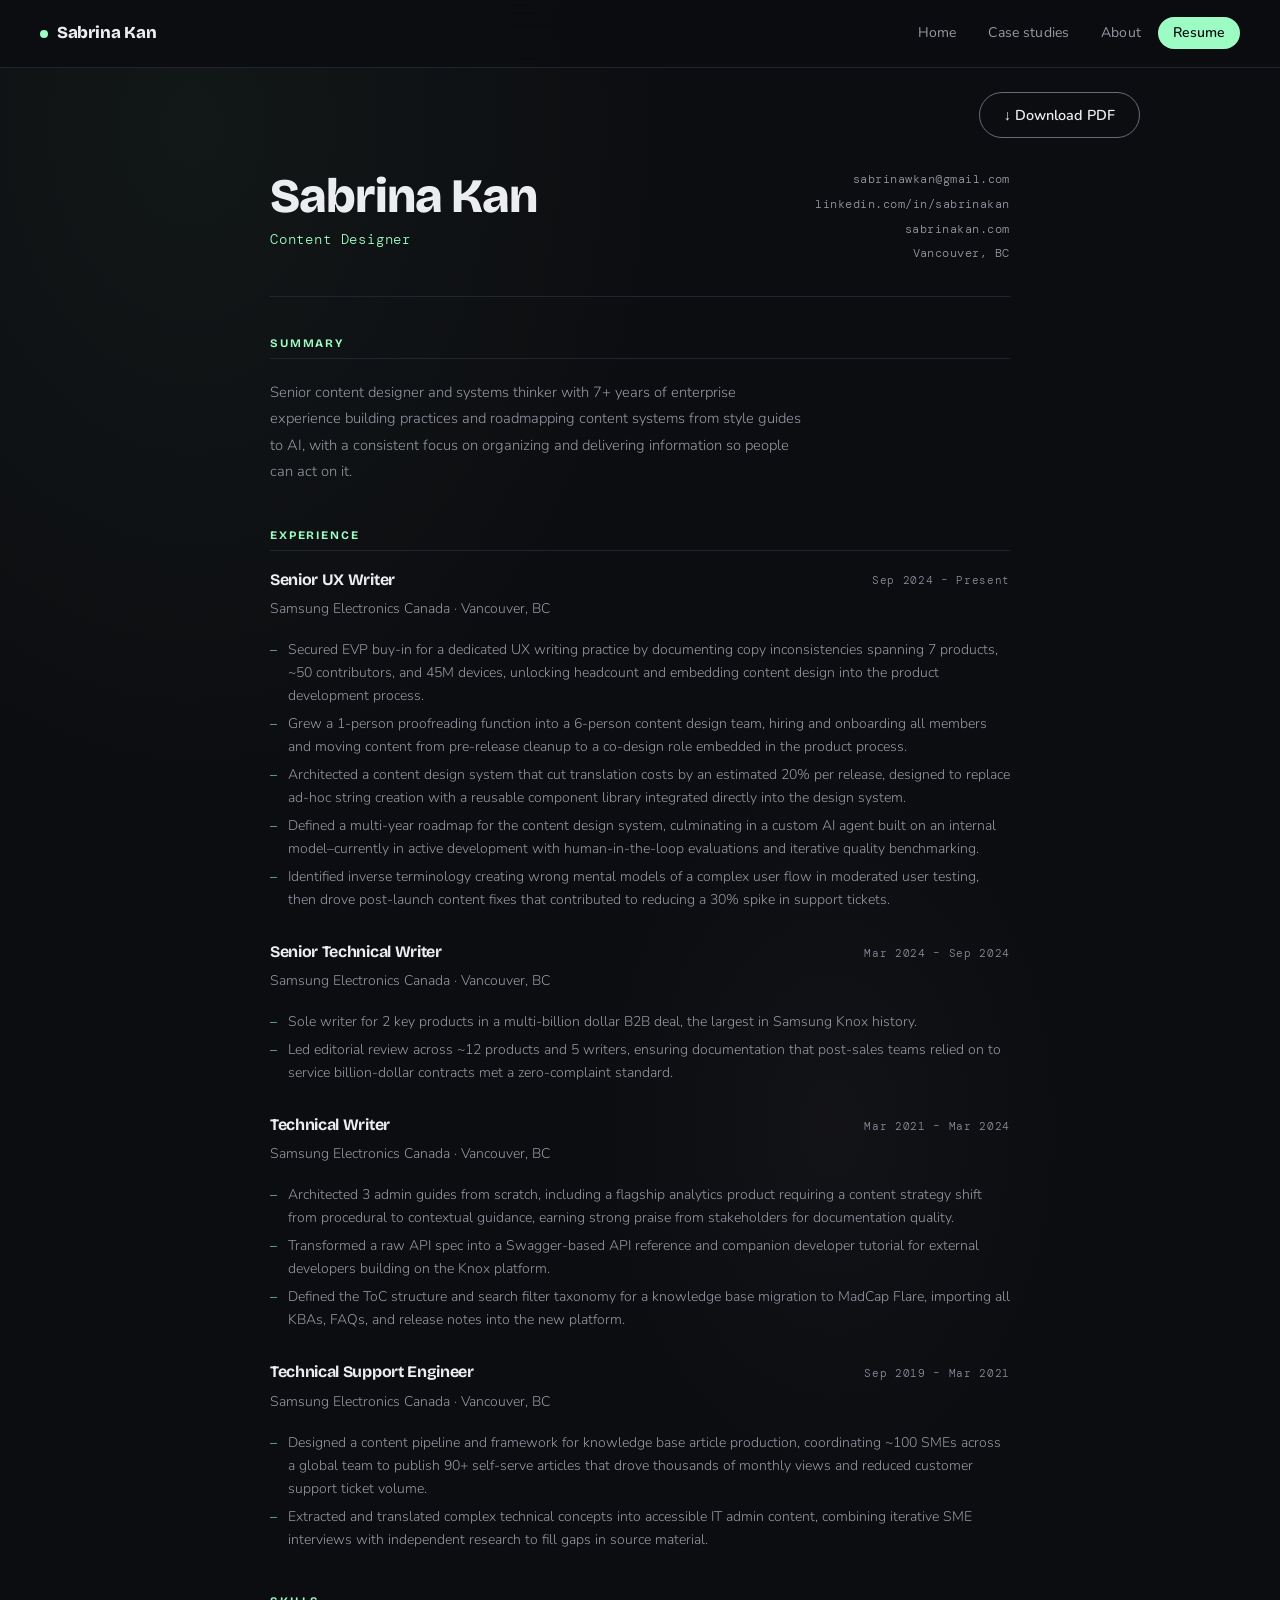
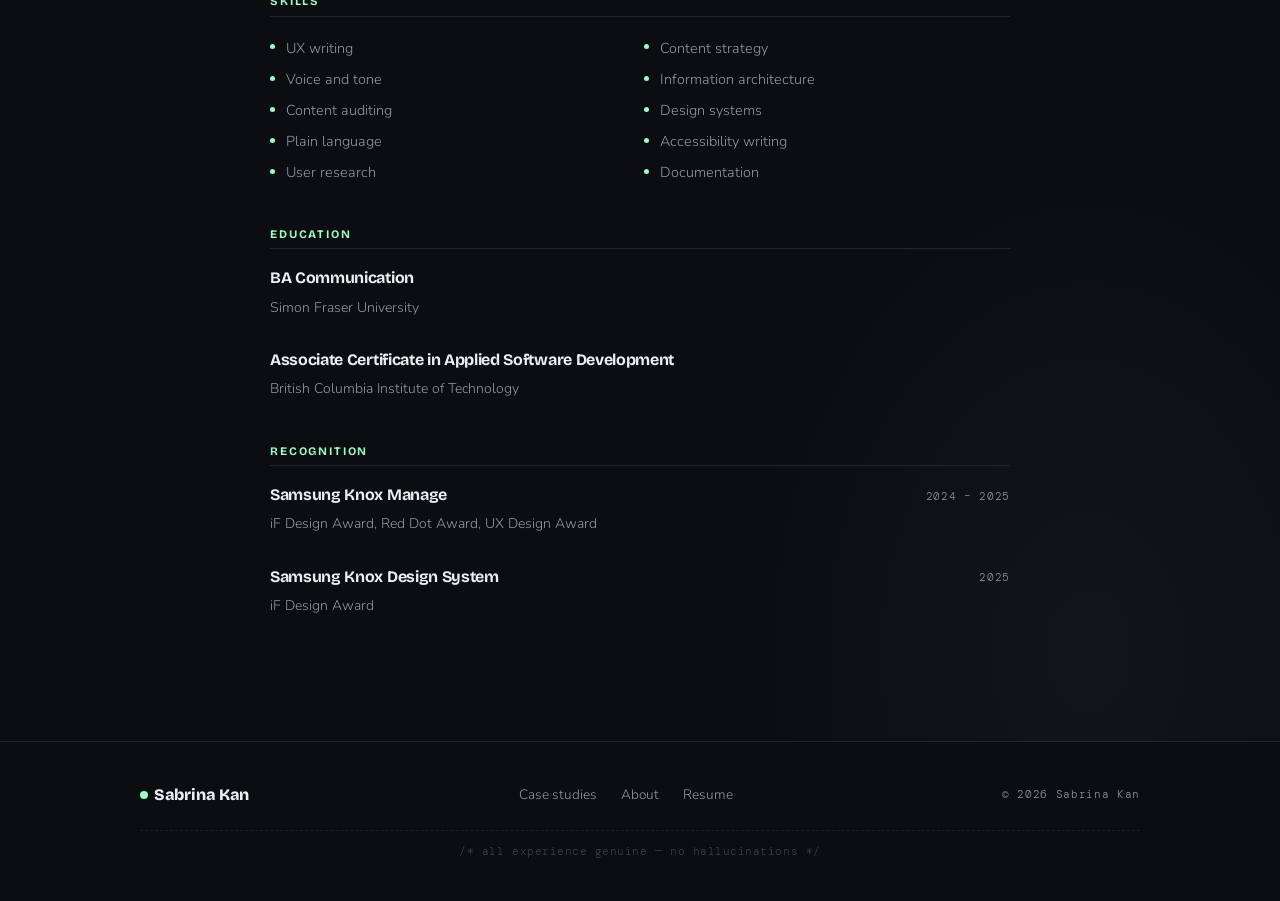
<file: resume.html>
<!DOCTYPE html>
<html lang="en">
<head>
  <meta charset="UTF-8" />
  <meta name="viewport" content="width=device-width, initial-scale=1.0" />
  <title>Resume — Sabrina Kan</title>
  <link rel="preconnect" href="https://fonts.googleapis.com">
  <link rel="preconnect" href="https://fonts.gstatic.com" crossorigin>
  <link href="https://fonts.googleapis.com/css2?family=Bricolage+Grotesque:opsz,wght@12..96,700;12..96,800&family=Nunito:wght@300;400;600&family=DM+Mono&display=swap" rel="stylesheet">
  <link rel="stylesheet" href="styles.css" />
</head>
<body>
  <a href="#main-content" class="skip-link">Skip to main content</a>

  <!-- NAV -->
  <nav class="nav">
    <a href="index.html" class="nav__logo">
      <span class="nav__logo-dot" aria-hidden="true"></span>
      Sabrina Kan
    </a>
    <ul class="nav__links">
      <li><a href="index.html">Home</a></li>
      <li><a href="case-studies.html">Case studies</a></li>

      <li><a href="about.html">About</a></li>
      <li><a href="resume.html">Resume</a></li>
    </ul>
    <button class="nav__hamburger" aria-label="Toggle navigation" aria-expanded="false">
      <span></span><span></span><span></span>
    </button>
  </nav>

  <!-- DOWNLOAD / PRINT ACTION -->
  <div class="resume-actions">
    <button class="btn btn--outline btn--print">↓ Download PDF</button>
  </div>

  <!-- RESUME CONTENT -->
  <main class="resume-wrapper" id="main-content">

    <!-- Header -->
    <header class="resume-header">
      <div>
        <h1 class="resume-header__name">Sabrina Kan</h1>
        <p class="resume-header__role">Content Designer</p>
      </div>
      <div class="resume-header__contact">
        <a href="mailto:sabrinawkan@gmail.com">sabrinawkan@gmail.com</a>
        <a href="https://www.linkedin.com/in/sabrinakan/" target="_blank" rel="noopener">linkedin.com/in/sabrinakan</a>
        <a href="https://sabrinakan.com" target="_blank" rel="noopener">sabrinakan.com</a>
        <span>Vancouver, BC</span>
      </div>
    </header>

    <!-- Summary -->
    <section class="resume-section">
      <h2 class="resume-section__heading">Summary</h2>
      <p class="resume-section__summary">
        Senior content designer and systems thinker with 7+ years of enterprise experience building practices and roadmapping content systems from style guides to AI, with a consistent focus on organizing and delivering information so people can act on it.
      </p>
    </section>

    <!-- Experience -->
    <section class="resume-section">
      <h2 class="resume-section__heading">Experience</h2>
      <div class="resume-entries">

        <div class="resume-entry">
          <h3 class="resume-entry__title">Senior UX Writer</h3>
          <p class="resume-entry__org">Samsung Electronics Canada · Vancouver, BC</p>
          <span class="resume-entry__period">Sep 2024 – Present</span>
          <ul class="resume-entry__bullets">
            <li>Secured EVP buy-in for a dedicated UX writing practice by documenting copy inconsistencies spanning 7 products, ~50 contributors, and 45M devices, unlocking headcount and embedding content design into the product development process.</li>
            <li>Grew a 1-person proofreading function into a 6-person content design team, hiring and onboarding all members and moving content from pre-release cleanup to a co-design role embedded in the product process.</li>
            <li>Architected a content design system that cut translation costs by an estimated 20% per release, designed to replace ad-hoc string creation with a reusable component library integrated directly into the design system.</li>
            <li>Defined a multi-year roadmap for the content design system, culminating in a custom AI agent built on an internal model–currently in active development with human-in-the-loop evaluations and iterative quality benchmarking.</li>
            <li>Identified inverse terminology creating wrong mental models of a complex user flow in moderated user testing, then drove post-launch content fixes that contributed to reducing a 30% spike in support tickets.</li>
          </ul>
        </div>

        <div class="resume-entry">
          <h3 class="resume-entry__title">Senior Technical Writer</h3>
          <p class="resume-entry__org">Samsung Electronics Canada · Vancouver, BC</p>
          <span class="resume-entry__period">Mar 2024 – Sep 2024</span>
          <ul class="resume-entry__bullets">
            <li>Sole writer for 2 key products in a multi-billion dollar B2B deal, the largest in Samsung Knox history.</li>
            <li>Led editorial review across ~12 products and 5 writers, ensuring documentation that post-sales teams relied on to service billion-dollar contracts met a zero-complaint standard.</li>
          </ul>
        </div>

        <div class="resume-entry">
          <h3 class="resume-entry__title">Technical Writer</h3>
          <p class="resume-entry__org">Samsung Electronics Canada · Vancouver, BC</p>
          <span class="resume-entry__period">Mar 2021 – Mar 2024</span>
          <ul class="resume-entry__bullets">
            <li>Architected 3 admin guides from scratch, including a flagship analytics product requiring a content strategy shift from procedural to contextual guidance, earning strong praise from stakeholders for documentation quality.</li>
            <li>Transformed a raw API spec into a Swagger-based API reference and companion developer tutorial for external developers building on the Knox platform.</li>
            <li>Defined the ToC structure and search filter taxonomy for a knowledge base migration to MadCap Flare, importing all KBAs, FAQs, and release notes into the new platform.</li>
          </ul>
        </div>

        <div class="resume-entry">
          <h3 class="resume-entry__title">Technical Support Engineer</h3>
          <p class="resume-entry__org">Samsung Electronics Canada · Vancouver, BC</p>
          <span class="resume-entry__period">Sep 2019 – Mar 2021</span>
          <ul class="resume-entry__bullets">
            <li>Designed a content pipeline and framework for knowledge base article production, coordinating ~100 SMEs across a global team to publish 90+ self-serve articles that drove thousands of monthly views and reduced customer support ticket volume.</li>
            <li>Extracted and translated complex technical concepts into accessible IT admin content, combining iterative SME interviews with independent research to fill gaps in source material.</li>
          </ul>
        </div>

      </div>
    </section>

    <!-- Skills -->
    <section class="resume-section">
      <h2 class="resume-section__heading">Skills</h2>
      <div class="skills-grid">
        <span class="skill-item">UX writing</span>
        <span class="skill-item">Content strategy</span>
        <span class="skill-item">Voice and tone</span>
        <span class="skill-item">Information architecture</span>
        <span class="skill-item">Content auditing</span>
        <span class="skill-item">Design systems</span>
        <span class="skill-item">Plain language</span>
        <span class="skill-item">Accessibility writing</span>
        <span class="skill-item">User research</span>
        <span class="skill-item">Documentation</span>
      </div>
    </section>

    <!-- Education -->
    <section class="resume-section">
      <h2 class="resume-section__heading">Education</h2>
      <div class="resume-entries">

        <div class="resume-entry">
          <h3 class="resume-entry__title">BA Communication</h3>
          <p class="resume-entry__org">Simon Fraser University</p>
        </div>

        <div class="resume-entry">
          <h3 class="resume-entry__title">Associate Certificate in Applied Software Development</h3>
          <p class="resume-entry__org">British Columbia Institute of Technology</p>
        </div>

      </div>
    </section>

    <!-- Recognition -->
    <section class="resume-section">
      <h2 class="resume-section__heading">Recognition</h2>
      <div class="resume-entries">

        <div class="resume-entry">
          <h3 class="resume-entry__title">Samsung Knox Manage</h3>
          <p class="resume-entry__org">iF Design Award, Red Dot Award, UX Design Award</p>
          <span class="resume-entry__period">2024 – 2025</span>
        </div>

        <div class="resume-entry">
          <h3 class="resume-entry__title">Samsung Knox Design System</h3>
          <p class="resume-entry__org">iF Design Award</p>
          <span class="resume-entry__period">2025</span>
        </div>

      </div>
    </section>

  </main>

  <!-- FOOTER -->
  <footer class="footer">
    <div class="container footer__inner">
      <a href="index.html" class="footer__logo">
        <span class="nav__logo-dot" aria-hidden="true"></span>
        Sabrina Kan
      </a>
      <nav class="footer__links">
        <a href="case-studies.html">Case studies</a>

        <a href="about.html">About</a>
        <a href="resume.html">Resume</a>
      </nav>
      <span class="footer__copy">© 2026 Sabrina Kan</span>
      <p class="footer__comment" aria-hidden="true">/* all experience genuine — no hallucinations */</p>
    </div>
  </footer>

  <script src="main.js"></script>
</body>
</html>
</file>
<file: styles.css>
/* ============================================================
   VARIABLES & RESET
   ============================================================ */
*, *::before, *::after { box-sizing: border-box; margin: 0; padding: 0; }

:root {
  /* Base palette — dark + pastel accents */
  --bg:           #0C0D10;
  --surface:      #131418;
  --card:         #191C21;
  --card-hover:   #1F2229;
  --ink:          #ECEDF0;
  --ink-muted:    #9699A4;
  --ink-dim:      #8C909F;

  /* Pastel accent trio */
  --green:        #9DFCC3;   /* mint green  */
  --blue:         #A5C8FB;   /* periwinkle  */
  --purple:       #C9B8F5;   /* lavender    */

  --accent:       #9DFCC3;
  --accent-glow:  rgba(157, 252, 195, 0.15);

  /* Structure */
  --border:       #222530;
  --border-lit:   #686B7A;

  /* Shape */
  --radius-sm:   8px;
  --radius-md:   16px;
  --radius-lg:   24px;
  --radius-pill: 100px;

  /* Typography */
  --font-display: 'Bricolage Grotesque', sans-serif;
  --font-sans:    'Nunito', sans-serif;
  --font-mono:    'DM Mono', monospace;

  /* Layout */
  --max-w:  1080px;
  --nav-h:  68px;
}

html { scroll-behavior: smooth; font-size: 16px; }

body {
  background-color: var(--bg);
  background-image:
    radial-gradient(ellipse 70% 50% at 15% 5%,  rgba(157, 252, 195, 0.045) 0%, transparent 55%),
    radial-gradient(ellipse 55% 40% at 85% 90%, rgba(165, 200, 251, 0.04)  0%, transparent 50%),
    radial-gradient(ellipse 45% 35% at 65% 45%, rgba(202, 185, 245, 0.03)  0%, transparent 45%);
  color: var(--ink);
  font-family: var(--font-sans);
  font-weight: 300;
  line-height: 1.6;
  -webkit-font-smoothing: antialiased;
}

a { color: inherit; text-decoration: none; }
img { display: block; max-width: 100%; }

/* ============================================================
   FOCUS VISIBLE
   ============================================================ */
:focus-visible {
  outline: 2px solid var(--accent);
  outline-offset: 4px;
  border-radius: var(--radius-sm);
}

/* ============================================================
   SKIP LINK (accessibility)
   ============================================================ */
.skip-link {
  position: absolute;
  top: -100%;
  left: 1rem;
  z-index: 9999;
  background: var(--green);
  color: #0C0D10;
  font-family: var(--font-sans);
  font-size: 0.875rem;
  font-weight: 600;
  padding: 0.6rem 1.2rem;
  border-radius: var(--radius-pill);
  text-decoration: none;
  transition: top 0.1s;
}
.skip-link:focus { top: 1rem; }

/* ============================================================
   ANIMATIONS
   ============================================================ */
@keyframes blink {
  0%, 100% { opacity: 1; }
  50%       { opacity: 0; }
}

@keyframes fadeUp {
  from { opacity: 0; transform: translateY(20px); }
  to   { opacity: 1; transform: translateY(0); }
}

@keyframes floatY {
  0%, 100% { transform: translateY(0); }
  50%       { transform: translateY(-8px); }
}

@keyframes marquee {
  from { transform: translateX(0); }
  to   { transform: translateX(-50%); }
}

@keyframes pulseDot {
  0%, 100% { box-shadow: 0 0 6px rgba(157, 252, 195, 0.5); }
  50%       { box-shadow: 0 0 12px rgba(157, 252, 195, 0.9); }
}

@keyframes morphBlob {
  0%   { border-radius: 60% 40% 70% 30% / 50% 60% 40% 50%; }
  25%  { border-radius: 40% 60% 30% 70% / 60% 40% 55% 45%; }
  50%  { border-radius: 55% 45% 65% 35% / 45% 55% 65% 35%; }
  75%  { border-radius: 35% 65% 45% 55% / 55% 45% 35% 65%; }
  100% { border-radius: 60% 40% 70% 30% / 50% 60% 40% 50%; }
}

.reveal   { animation: fadeUp 0.8s cubic-bezier(0.16, 1, 0.3, 1) both; }
.reveal-1 { animation-delay: 0.08s; }
.reveal-2 { animation-delay: 0.2s; }
.reveal-3 { animation-delay: 0.34s; }
.reveal-4 { animation-delay: 0.5s; }

.scroll-reveal {
  opacity: 0;
  transform: translateY(22px);
  transition: opacity 0.7s cubic-bezier(0.16, 1, 0.3, 1),
              transform 0.7s cubic-bezier(0.16, 1, 0.3, 1);
}
.scroll-reveal.is-visible { opacity: 1; transform: none; }

/* ============================================================
   TICKER
   ============================================================ */
.ticker {
  background: var(--surface);
  border-top: 1px solid var(--border);
  border-bottom: 1px solid var(--border);
  padding: 0.8rem 0;
  overflow: hidden;
  user-select: none;
}

.ticker__track {
  display: inline-flex;
  align-items: center;
  white-space: nowrap;
  animation: marquee 48s linear infinite;
}

.ticker__track:hover { animation-play-state: paused; }

.ticker__item {
  font-family: var(--font-mono);
  font-size: 0.72rem;
  letter-spacing: 0.08em;
  color: var(--ink-muted);
  padding: 0 1.75rem;
}

.ticker__sep {
  color: var(--green);
  font-size: 0.55rem;
  opacity: 0.65;
  flex-shrink: 0;
}

/* ============================================================
   HERO — CURSOR
   ============================================================ */
.hero__cursor {
  display: inline-block;
  width: 3px;
  height: 0.8em;
  background: var(--green);
  border-radius: 2px;
  margin-left: 0.1em;
  vertical-align: middle;
  position: relative;
  top: -0.06em;
  animation: blink 1.1s step-end infinite;
}

/* ============================================================
   BEFORE / AFTER SECTION
   ============================================================ */
.ba-grid {
  display: grid;
  grid-template-columns: repeat(3, 1fr);
  gap: 1.25rem;
}

.ba-card {
  background: var(--card);
  border: 1px solid var(--border);
  border-radius: var(--radius-lg);
  overflow: hidden;
  display: flex;
  flex-direction: column;
  transition: border-color 0.2s;
}

.ba-card:hover { border-color: var(--border-lit); }

.ba-card__header {
  padding: 0.85rem 1.25rem;
  border-bottom: 1px solid var(--border);
  display: flex;
  align-items: center;
  gap: 0.6rem;
}

.ba-icon {
  font-size: 0.75rem;
}

.ba-context {
  font-family: var(--font-mono);
  font-size: 0.65rem;
  letter-spacing: 0.12em;
  text-transform: uppercase;
  color: var(--ink-muted);
}

.ba-pane {
  padding: 1.1rem 1.25rem;
  display: flex;
  flex-direction: column;
  gap: 0.6rem;
  flex: 1;
}

.ba-pane--before {
  background: rgba(255, 90, 90, 0.045);
  border-bottom: 1px solid rgba(255, 90, 90, 0.08);
}

.ba-pane--after {
  background: rgba(157, 252, 195, 0.04);
}

.ba-label {
  font-family: var(--font-mono);
  font-size: 0.58rem;
  letter-spacing: 0.14em;
  text-transform: uppercase;
  padding: 0.15rem 0.55rem;
  border-radius: var(--radius-pill);
  align-self: flex-start;
}

.ba-label--before {
  background: rgba(255, 90, 90, 0.12);
  color: #ff8585;
}

.ba-label--after {
  background: rgba(157, 252, 195, 0.12);
  color: var(--green);
}

.ba-text {
  font-size: 0.86rem;
  line-height: 1.65;
  margin: 0;
}

.ba-pane--before .ba-text {
  font-family: var(--font-mono);
  font-size: 0.78rem;
  color: var(--ink-dim);
  text-decoration: line-through;
  text-decoration-color: rgba(255, 90, 90, 0.4);
}

.ba-pane--after .ba-text {
  color: var(--ink-muted);
}

/* ============================================================
   LAYOUT
   ============================================================ */
.container {
  width: min(var(--max-w), 100%);
  margin-inline: auto;
  padding-inline: clamp(1.25rem, 5vw, 2.5rem);
}

.section     { padding: clamp(3rem, 6vw, 5rem) 0; }
.section--alt { background: var(--surface); }

/* ============================================================
   NAVIGATION (shared across all pages)
   ============================================================ */
.nav {
  position: sticky;
  top: 0;
  z-index: 100;
  height: var(--nav-h);
  display: flex;
  align-items: center;
  justify-content: space-between;
  padding-inline: clamp(1.25rem, 5vw, 2.5rem);
  background: rgba(12, 13, 16, 0.88);
  backdrop-filter: blur(24px);
  border-bottom: 1px solid var(--border);
}

.nav__logo {
  font-family: var(--font-display);
  font-size: 1.05rem;
  font-weight: 800;
  letter-spacing: -0.01em;
  color: var(--ink);
  display: flex;
  align-items: center;
  gap: 0.55rem;
  text-decoration: none;
}

.nav__logo-dot {
  width: 8px;
  height: 8px;
  border-radius: 50%;
  background: var(--green);
  flex-shrink: 0;
  animation: pulseDot 2.5s ease-in-out infinite;
}

.nav__links {
  list-style: none;
  display: flex;
  align-items: center;
  gap: 0.2rem;
}

.nav__links a {
  font-family: var(--font-sans);
  font-size: 0.875rem;
  font-weight: 400;
  letter-spacing: 0.01em;
  color: var(--ink-muted);
  padding: 0.4rem 0.9rem;
  border-radius: var(--radius-pill);
  transition: color 0.2s, background 0.2s;
  text-decoration: none;
}

.nav__links a:hover { color: var(--ink); background: var(--card); }

.nav__links a.active {
  color: var(--bg);
  background: var(--green);
  font-weight: 600;
}

/* ============================================================
   TYPOGRAPHY HELPERS
   ============================================================ */
h1, h2, h3, h4 {
  font-family: var(--font-display);
  font-weight: 800;
  letter-spacing: -0.02em;
  line-height: 1.1;
}

.eyebrow {
  font-family: var(--font-mono);
  font-size: 0.75rem;
  letter-spacing: 0.12em;
  text-transform: uppercase;
  color: var(--green);
  display: block;
  margin-bottom: 0.75rem;
}

.section__title {
  font-size: clamp(2rem, 4.5vw, 3.25rem);
  color: var(--ink);
  margin-bottom: 1rem;
}

.section__lead {
  font-size: 1.025rem;
  color: var(--ink-muted);
  max-width: 52ch;
  line-height: 1.8;
  margin-bottom: 3rem;
}

/* ============================================================
   BUTTONS
   ============================================================ */
.btn {
  display: inline-flex;
  align-items: center;
  gap: 0.5rem;
  padding: 0.75rem 1.5rem;
  border-radius: var(--radius-pill);
  font-family: var(--font-sans);
  font-size: 0.9rem;
  font-weight: 600;
  cursor: pointer;
  transition: transform 0.15s, box-shadow 0.2s, background 0.2s, opacity 0.2s;
  border: none;
  text-decoration: none;
}

.btn--primary {
  background: var(--green);
  color: #0C0D10;
}

.btn--primary:hover {
  transform: translateY(-2px);
  box-shadow: 0 8px 28px rgba(157, 252, 195, 0.28);
}

.btn--outline {
  background: transparent;
  color: var(--ink);
  border: 1px solid var(--border-lit);
}

.btn--outline:hover {
  background: var(--card);
  transform: translateY(-2px);
}

.btn--blue {
  background: rgba(165, 200, 251, 0.12);
  color: var(--blue);
  border: 1px solid rgba(165, 200, 251, 0.2);
}

.btn--blue:hover { background: rgba(165, 200, 251, 0.2); transform: translateY(-2px); }

.btn:active { transform: translateY(0) !important; }

/* ============================================================
   TAGS / PILLS
   ============================================================ */
.tag {
  display: inline-flex;
  align-items: center;
  padding: 0.25rem 0.75rem;
  border-radius: var(--radius-pill);
  font-family: var(--font-mono);
  font-size: 0.7rem;
  letter-spacing: 0.06em;
}

.tag--green  { background: rgba(157, 252, 195, 0.1);  color: var(--green); }
.tag--blue   { background: rgba(165, 200, 251, 0.1);  color: var(--blue); }
.tag--purple { background: rgba(202, 185, 245, 0.1);  color: var(--purple); }
.tag--muted  { background: var(--card); color: var(--ink-muted); }

/* ============================================================
   CARDS (shared)
   ============================================================ */
.card {
  background: var(--card);
  border: 1px solid var(--border);
  border-radius: var(--radius-lg);
  padding: 1.75rem;
  display: flex;
  flex-direction: column;
  gap: 0.9rem;
  transition: background 0.22s, border-color 0.22s, transform 0.2s, box-shadow 0.22s;
  position: relative;
  overflow: hidden;
  text-decoration: none;
  color: inherit;
}

.card:hover {
  background: var(--card-hover);
  border-color: var(--border-lit);
  transform: translateY(-3px);
  box-shadow: 0 16px 48px rgba(0, 0, 0, 0.3);
}

/* Subtle top gradient accent per color */
.card--green::before,
.card--blue::before,
.card--purple::before {
  content: '';
  position: absolute;
  top: 0; left: 0; right: 0;
  height: 2px;
  border-radius: var(--radius-lg) var(--radius-lg) 0 0;
}
.card--green::before  { background: linear-gradient(90deg, var(--green), transparent 75%); }
.card--blue::before   { background: linear-gradient(90deg, var(--blue), transparent 75%); }
.card--purple::before { background: linear-gradient(90deg, var(--purple), transparent 75%); }

.card__eyebrow {
  display: flex;
  align-items: center;
  justify-content: space-between;
  gap: 0.5rem;
}

.card__num {
  font-family: var(--font-display);
  font-size: 2.5rem;
  font-weight: 800;
  color: var(--border-lit);
  line-height: 1;
}

.card__title {
  font-family: var(--font-display);
  font-size: 1.15rem;
  font-weight: 700;
  line-height: 1.3;
  color: var(--ink);
}

.card__body {
  color: var(--ink-muted);
  font-size: 0.875rem;
  line-height: 1.75;
  flex: 1;
}

.card__footer {
  display: flex;
  align-items: center;
  justify-content: space-between;
  padding-top: 1rem;
  border-top: 1px solid var(--border);
  margin-top: auto;
}

.card__meta {
  font-family: var(--font-mono);
  font-size: 0.68rem;
  letter-spacing: 0.06em;
  color: var(--ink-dim);
}

.card__link {
  font-size: 0.82rem;
  font-weight: 600;
  display: flex;
  align-items: center;
  gap: 0.25rem;
  transition: gap 0.18s;
}
.card--green .card__link  { color: var(--green); }
.card--blue  .card__link  { color: var(--blue); }
.card--purple .card__link { color: var(--purple); }
.card__link:hover { gap: 0.5rem; }

/* ============================================================
   FOOTER (shared)
   ============================================================ */
.footer {
  border-top: 1px solid var(--border);
  padding: 2.5rem 0;
  background: var(--bg);
}

.footer__inner {
  display: flex;
  align-items: center;
  justify-content: space-between;
  flex-wrap: wrap;
  gap: 1.25rem;
}

.footer__logo {
  font-family: var(--font-display);
  font-size: 1rem;
  font-weight: 800;
  color: var(--ink);
  display: flex;
  align-items: center;
  gap: 0.4rem;
  text-decoration: none;
}

.footer__links { display: flex; gap: 1.5rem; }

.footer__links a {
  font-size: 0.85rem;
  color: var(--ink-muted);
  transition: color 0.2s;
}
.footer__links a:hover { color: var(--green); }

.footer__copy {
  font-family: var(--font-mono);
  font-size: 0.7rem;
  letter-spacing: 0.06em;
  color: var(--ink-dim);
}

.footer__comment {
  width: 100%;
  order: 10;
  font-family: var(--font-mono);
  font-size: 0.66rem;
  letter-spacing: 0.05em;
  color: rgba(140, 144, 159, 0.38);
  padding-top: 0.8rem;
  border-top: 1px dashed rgba(34, 37, 48, 0.7);
  margin-top: 0.15rem;
  text-align: center;
}

/* ============================================================
   HOME — HERO
   ============================================================ */
.hero {
  min-height: calc(100svh - var(--nav-h));
  display: flex;
  flex-direction: column;
  justify-content: center;
  padding: clamp(4rem, 10vh, 8rem) clamp(1.25rem, 5vw, 2.5rem) clamp(3.5rem, 7vh, 6rem);
  position: relative;
  overflow: hidden;
}

.hero__canvas {
  position: absolute;
  inset: 0;
  width: 100%;
  height: 100%;
  pointer-events: none;
  z-index: 0;
}

.hero__content {
  position: relative;
  z-index: 1;
  max-width: 960px;
}

.hero__eyebrow {
  font-family: var(--font-mono);
  font-size: 0.8rem;
  letter-spacing: 0.14em;
  color: var(--green);
  margin-bottom: 1.5rem;
  display: flex;
  align-items: center;
  gap: 0.75rem;
}

.hero__eyebrow::before {
  content: '';
  display: block;
  width: 28px;
  height: 1px;
  background: var(--green);
  opacity: 0.55;
}

.hero__title {
  font-family: var(--font-display);
  font-size: clamp(2rem, 4.5vw, 4rem);
  font-weight: 800;
  letter-spacing: -0.03em;
  line-height: 1.0;
  color: var(--ink);
  margin-bottom: 1.75rem;
}

.hero__title em {
  font-style: normal;
  color: var(--green);
  background-image: url("data:image/svg+xml,%3Csvg xmlns='http://www.w3.org/2000/svg' width='20' height='6'%3E%3Cpath d='M0 4 Q5 0 10 4 Q15 8 20 4' stroke='%239DFCC3' stroke-width='1.5' fill='none' stroke-linecap='round'/%3E%3C/svg%3E");
  background-repeat: repeat-x;
  background-position: 0 100%;
  background-size: 20px 6px;
  padding-bottom: 6px;
}

.hero__sub {
  font-size: clamp(1rem, 2vw, 1.125rem);
  color: var(--ink-muted);
  line-height: 1.8;
  max-width: 64ch;
  margin-bottom: 2.5rem;
}

.hero__actions {
  display: flex;
  gap: 1rem;
  flex-wrap: wrap;
}

/* ============================================================
   HOME — ASCII PANEL
   ============================================================ */
.hero__ascii {
  position: absolute;
  top: clamp(5rem, 12vh, 9rem);
  right: clamp(1.5rem, 5vw, 5rem);
  z-index: 1;
  pointer-events: none;
  animation: fadeUp 1s cubic-bezier(0.16, 1, 0.3, 1) 1s both;
}

.hero__ascii-panel {
  font-family: var(--font-mono);
  font-size: clamp(0.56rem, 0.9vw, 0.7rem);
  line-height: 1.65;
  color: rgba(157, 252, 195, 0.22);
  white-space: pre;
  border: 1px solid rgba(157, 252, 195, 0.09);
  border-radius: var(--radius-sm);
  padding: 0.85rem 1.1rem;
  background: rgba(157, 252, 195, 0.02);
  backdrop-filter: blur(4px);
  letter-spacing: 0.03em;
}

@media (max-width: 900px) { .hero__ascii { display: none; } }

/* ============================================================
   HOME — WORK GRID
   ============================================================ */
.work-grid {
  display: grid;
  grid-template-columns: repeat(2, 1fr);
  gap: 1.25rem;
}

/* First card spans full width with a two-column internal layout */
.work-grid > :first-child {
  grid-column: 1 / -1;
  display: grid;
  grid-template-columns: 1fr 1fr;
  grid-template-areas:
    "eyebrow eyebrow"
    "title   body"
    "footer  footer";
  column-gap: 3rem;
  row-gap: 0.9rem;
  align-items: start;
}

.work-grid > :first-child .card__eyebrow { grid-area: eyebrow; }
.work-grid > :first-child .card__title   { grid-area: title; font-size: 1.3rem; align-self: start; }
.work-grid > :first-child .card__body    { grid-area: body; align-self: start; margin-top: 0.25rem; }
.work-grid > :first-child .card__footer  { grid-area: footer; }

/* ============================================================
   HOME — WRITING TEASER LIST
   ============================================================ */
.writing-list {
  display: flex;
  flex-direction: column;
  gap: 1px;
  background: var(--border);
  border: 1px solid var(--border);
  border-radius: var(--radius-lg);
  overflow: hidden;
}

.writing-item {
  background: var(--card);
  padding: 1.5rem 2rem;
  display: flex;
  align-items: center;
  gap: 2rem;
  transition: background 0.2s;
  text-decoration: none;
  color: inherit;
}

.writing-item:hover { background: var(--card-hover); }

.writing-item__num {
  font-family: var(--font-display);
  font-size: 1.75rem;
  font-weight: 800;
  color: var(--border-lit);
  min-width: 2ch;
  line-height: 1;
  flex-shrink: 0;
}

.writing-item__content { flex: 1; }

.writing-item__type {
  font-family: var(--font-mono);
  font-size: 0.68rem;
  letter-spacing: 0.1em;
  color: var(--blue);
  display: block;
  margin-bottom: 0.25rem;
  text-transform: uppercase;
}

.writing-item__title {
  font-family: var(--font-display);
  font-size: 1rem;
  font-weight: 700;
  color: var(--ink);
  margin-bottom: 0.3rem;
}

.writing-item__excerpt {
  font-size: 0.85rem;
  color: var(--ink-muted);
  line-height: 1.6;
}

.writing-item__link {
  font-size: 0.82rem;
  font-weight: 600;
  color: var(--blue);
  white-space: nowrap;
  display: flex;
  align-items: center;
  gap: 0.25rem;
  transition: gap 0.18s;
  flex-shrink: 0;
}
.writing-item__link:hover { gap: 0.5rem; }

/* ============================================================
   HOME — CTA SECTION
   ============================================================ */
.cta-block {
  background: var(--surface);
  border: 1px solid var(--border);
  border-radius: var(--radius-lg);
  padding: clamp(3rem, 6vw, 5rem) clamp(2rem, 5vw, 4rem);
  text-align: center;
}

.cta-block__title {
  font-size: clamp(2rem, 4.5vw, 3.25rem);
  color: var(--ink);
  margin-bottom: 1rem;
}

.cta-block__sub {
  font-size: 1.025rem;
  color: var(--ink-muted);
  max-width: 44ch;
  margin: 0 auto 2.5rem;
  line-height: 1.8;
}

.cta-block__actions {
  display: flex;
  gap: 1rem;
  justify-content: center;
  flex-wrap: wrap;
}

/* ============================================================
   WAVE DIVIDER (organic section transition)
   ============================================================ */
.wave-divider {
  line-height: 0;
  overflow: hidden;
}
.wave-divider svg { display: block; width: 100%; }

/* ============================================================
   DECORATIVE BLOBS
   ============================================================ */
.blob-deco {
  position: absolute;
  border-radius: 60% 40% 70% 30% / 50% 60% 40% 50%;
  animation: morphBlob 14s ease-in-out infinite;
  pointer-events: none;
  z-index: 0;
}

.blob-deco--green {
  background: radial-gradient(circle at 40% 40%,
    rgba(157, 252, 195, 0.09) 0%,
    rgba(157, 252, 195, 0.03) 55%,
    transparent 80%);
}

.blob-deco--blue {
  background: radial-gradient(circle at 55% 45%,
    rgba(165, 200, 251, 0.09) 0%,
    rgba(165, 200, 251, 0.03) 55%,
    transparent 80%);
}

.blob-deco--purple {
  background: radial-gradient(circle at 45% 55%,
    rgba(202, 185, 245, 0.09) 0%,
    rgba(202, 185, 245, 0.03) 55%,
    transparent 80%);
}

/* ============================================================
   INNER PAGE HERO (smaller, no canvas)
   ============================================================ */
.page-hero {
  padding: clamp(3rem, 6vw, 5rem) clamp(1.25rem, 5vw, 2.5rem) clamp(2rem, 3vw, 2.5rem);
  border-bottom: 1px solid var(--border);
  position: relative;
  overflow: hidden;
}

/* Soft colored blobs in the page hero background */
.page-hero::before {
  content: '';
  position: absolute;
  width: 480px;
  height: 480px;
  border-radius: 60% 40% 70% 30% / 50% 60% 40% 50%;
  background: radial-gradient(circle, rgba(157, 252, 195, 0.05) 0%, transparent 70%);
  top: -100px;
  right: -80px;
  pointer-events: none;
  animation: morphBlob 16s ease-in-out infinite;
}

.page-hero::after {
  content: '';
  position: absolute;
  width: 340px;
  height: 340px;
  border-radius: 40% 60% 30% 70% / 60% 40% 55% 45%;
  background: radial-gradient(circle at 55% 45%, rgba(165, 200, 251, 0.05) 0%, transparent 70%);
  bottom: -80px;
  left: 25%;
  pointer-events: none;
  animation: morphBlob 18s ease-in-out infinite;
  animation-delay: -7s;
  animation-direction: reverse;
}

.page-hero__inner {
  max-width: var(--max-w);
  margin: 0 auto;
  position: relative;
}

.page-hero__breadcrumb {
  font-family: var(--font-mono);
  font-size: 0.75rem;
  letter-spacing: 0.1em;
  color: var(--ink-dim);
  margin-bottom: 1.25rem;
  display: flex;
  align-items: center;
  gap: 0.5rem;
}

.page-hero__breadcrumb a {
  color: var(--green);
  transition: color 0.2s;
}
.page-hero__breadcrumb a:hover { color: var(--ink); }

.page-hero__title {
  font-size: clamp(2.5rem, 6.5vw, 5.5rem);
  color: var(--ink);
  margin-bottom: 1rem;
}

.page-hero__sub {
  font-size: 1.025rem;
  color: var(--ink-muted);
  max-width: 52ch;
  line-height: 1.8;
}

.page-hero__tags {
  display: flex;
  flex-wrap: wrap;
  gap: 0.5rem;
  margin-top: 1.5rem;
}

/* ============================================================
   CASE STUDIES — LISTING
   ============================================================ */
.case-list {
  display: flex;
  flex-direction: column;
  gap: 1.25rem;
}

.case-row {
  background: var(--card);
  border: 1px solid var(--border);
  border-radius: var(--radius-lg);
  padding: 2.25rem 2.5rem;
  display: grid;
  grid-template-columns: 80px 1fr auto;
  gap: 2rem;
  align-items: center;
  transition: background 0.2s, border-color 0.2s, transform 0.2s, box-shadow 0.2s;
  text-decoration: none;
  color: inherit;
}

.case-row:hover {
  background: var(--card-hover);
  border-color: var(--border-lit);
  transform: translateY(-2px);
  box-shadow: 0 12px 40px rgba(0, 0, 0, 0.25);
}

.case-row__num {
  font-family: var(--font-display);
  font-size: 3rem;
  font-weight: 800;
  color: var(--border-lit);
  line-height: 1;
}

.case-row__body { display: flex; flex-direction: column; gap: 0.6rem; }

.case-row__tags { display: flex; flex-wrap: wrap; gap: 0.4rem; }

.case-row__title {
  font-size: 1.4rem;
  font-weight: 700;
  color: var(--ink);
  line-height: 1.25;
}

.case-row__desc {
  font-size: 0.88rem;
  color: var(--ink-muted);
  line-height: 1.7;
  max-width: 55ch;
}

.case-row__meta {
  font-family: var(--font-mono);
  font-size: 0.68rem;
  letter-spacing: 0.08em;
  color: var(--ink-dim);
}

.case-row__aside {
  display: flex;
  flex-direction: column;
  align-items: flex-end;
  gap: 1rem;
}

.stat-block { text-align: right; }

.stat-block__val {
  font-family: var(--font-display);
  font-size: 2rem;
  font-weight: 800;
  color: var(--green);
  line-height: 1;
}

.stat-block__label {
  font-family: var(--font-mono);
  font-size: 0.66rem;
  letter-spacing: 0.08em;
  color: var(--ink-dim);
  display: block;
  margin-top: 0.2rem;
}

/* ============================================================
   CASE STUDY — DETAIL PAGE
   ============================================================ */
.case-detail {
  max-width: 740px;
  margin: 0 auto;
  padding: clamp(3rem, 6vw, 5rem) clamp(1.25rem, 5vw, 2.5rem);
}

.case-overview {
  display: grid;
  grid-template-columns: repeat(3, 1fr);
  gap: 1px;
  background: var(--border);
  border: 1px solid var(--border);
  border-radius: var(--radius-md);
  overflow: hidden;
  margin-bottom: 3.5rem;
}

.case-overview__item { background: var(--card); padding: 1.5rem; }

.case-overview__label {
  font-family: var(--font-mono);
  font-size: 0.68rem;
  letter-spacing: 0.1em;
  color: var(--ink-dim);
  text-transform: uppercase;
  display: block;
  margin-bottom: 0.4rem;
}

.case-overview__val {
  font-family: var(--font-display);
  font-size: 0.95rem;
  font-weight: 700;
  color: var(--ink);
}

.case-section { margin-bottom: 3rem; }

.case-section__heading {
  font-size: 1.4rem;
  font-weight: 700;
  color: var(--ink);
  margin-bottom: 1.25rem;
  padding-bottom: 0.75rem;
  border-bottom: 1px solid var(--border);
}

.case-section p {
  font-size: 0.95rem;
  color: var(--ink-muted);
  line-height: 1.85;
  margin-bottom: 1rem;
}

.case-section p:last-child { margin-bottom: 0; }

.case-section ul,
.case-section ol {
  list-style: none;
  padding: 0;
  margin: 0 0 1rem;
  display: flex;
  flex-direction: column;
  gap: 0.45rem;
  counter-reset: ol-counter;
}

.case-section li ul,
.case-section li ol {
  margin: 0.35rem 0 0;
  gap: 0.25rem;
}

.case-section li {
  font-size: 0.95rem;
  color: var(--ink-muted);
  line-height: 1.85;
  padding-left: 1.25rem;
  position: relative;
}

.case-section ul li::before {
  content: '–';
  position: absolute;
  left: 0;
  color: var(--green);
}

.case-section ol li {
  counter-increment: ol-counter;
}

.case-section ol li::before {
  content: counter(ol-counter) '.';
  position: absolute;
  left: 0;
  font-size: 0.8rem;
  font-weight: 700;
  color: var(--green);
  line-height: 1.85;
}

.case-section h3 {
  font-family: var(--font-display);
  font-size: 1.05rem;
  font-weight: 700;
  color: var(--ink);
  margin-top: 1.75rem;
  margin-bottom: 0.4rem;
}

/* Numbered process steps */
.process-steps { display: flex; flex-direction: column; gap: 1rem; margin: 1.25rem 0; }

.process-step {
  display: flex;
  gap: 1.25rem;
  align-items: flex-start;
}

.process-step__num {
  flex-shrink: 0;
  width: 30px;
  height: 30px;
  border-radius: 50%;
  background: rgba(157, 252, 195, 0.08);
  border: 1px solid rgba(157, 252, 195, 0.25);
  display: flex;
  align-items: center;
  justify-content: center;
  font-family: var(--font-mono);
  font-size: 0.72rem;
  color: var(--green);
}

.process-step__title {
  font-family: var(--font-display);
  font-size: 0.95rem;
  font-weight: 700;
  color: var(--green);
  margin-bottom: 0.2rem;
}

.process-step__desc {
  font-size: 0.875rem;
  color: var(--ink-muted);
  line-height: 1.7;
}

/* Keep process step title tight to its description, and use accent colour */
.process-steps .process-step__title { margin-bottom: 0.2rem; color: #C4C7D0; }

.case-section strong {
  font-weight: 700;
  color: var(--ink-muted);
}


/* Callout quote */
.callout {
  border-left: 3px solid var(--green);
  background: rgba(157, 252, 195, 0.06);
  border-radius: 0 var(--radius-sm) var(--radius-sm) 0;
  padding: 1rem 1.25rem;
  margin: 1.5rem 0;
}

.callout p {
  font-size: 1rem !important;
  font-weight: 600;
  color: var(--ink) !important;
  line-height: 1.6;
  margin: 0 !important;
}

/* Result stats */
.result-stats { display: flex; flex-direction: column; gap: 0.75rem; margin: 1.25rem 0; }

.result-stat {
  background: rgba(157, 252, 195, 0.06);
  border: 1px solid rgba(157, 252, 195, 0.3);
  border-radius: var(--radius-md);
  padding: 1.25rem 1.75rem;
  display: flex;
  align-items: center;
  gap: 1.5rem;
}

.result-stat__val {
  font-family: var(--font-display);
  font-size: 2.25rem;
  font-weight: 800;
  color: var(--green);
  white-space: nowrap;
  line-height: 1;
}

.result-stat__label {
  font-size: 0.88rem;
  color: var(--ink-muted);
  line-height: 1.5;
}

.result-stat--negative {
  border-color: rgba(255, 90, 90, 0.3);
  background: rgba(255, 90, 90, 0.06);
}

.result-stat--negative .result-stat__val {
  color: #ff8585;
}

/* Case study prev/next nav */
.case-nav {
  display: flex;
  justify-content: space-between;
  align-items: center;
  padding: 2rem 0;
  border-top: 1px solid var(--border);
  margin-top: 4rem;
  gap: 2rem;
}

.case-nav__link { display: flex; flex-direction: column; gap: 0.2rem; text-decoration: none; }
.case-nav__link--right { text-align: right; }

.case-nav__label {
  font-family: var(--font-mono);
  font-size: 0.68rem;
  letter-spacing: 0.1em;
  color: var(--ink-dim);
  text-transform: uppercase;
}

.case-nav__title {
  font-family: var(--font-display);
  font-size: 0.95rem;
  font-weight: 700;
  color: var(--ink);
  transition: color 0.2s;
}

.case-nav__link:hover .case-nav__title { color: var(--green); }

.case-img-btn {
  display: block;
  background: none;
  border: 1px solid var(--border);
  border-radius: var(--radius-md);
  padding: 0;
  margin: 1.5rem auto;
  cursor: zoom-in;
  position: relative;
  overflow: hidden;
  max-width: 520px;
  height: 300px;
  transition: border-color 0.2s;
}

.case-img-btn__img {
  display: block;
  width: 100%;
  height: auto;
  transition: opacity 0.2s;
}

.case-img-btn:hover { border-color: var(--border-lit); }
.case-img-btn:hover .case-img-btn__hint { opacity: 1; }
.case-img-btn:hover .case-img-btn__img { opacity: 0.85; }

.case-img-btn__hint {
  position: absolute;
  bottom: 0.6rem;
  right: 0.6rem;
  background: rgba(12, 13, 16, 0.8);
  backdrop-filter: blur(8px);
  border: 1px solid var(--border-lit);
  color: var(--ink-muted);
  font-family: var(--font-mono);
  font-size: 0.65rem;
  letter-spacing: 0.08em;
  text-transform: uppercase;
  padding: 0.3rem 0.7rem;
  border-radius: var(--radius-pill);
  opacity: 0;
  transition: opacity 0.2s;
  pointer-events: none;
}


.pullquote {
  border-left: 3px solid var(--purple);
  margin: 2rem 0;
  padding: 0.75rem 1.5rem;
  font-family: var(--font-display);
  font-size: 1.1rem;
  font-weight: 400;
  color: var(--ink-muted);
  line-height: 1.5;
  font-style: italic;
}

/* ============================================================
   WRITING SAMPLES — PAGE
   ============================================================ */
.writing-grid {
  display: grid;
  grid-template-columns: repeat(2, 1fr);
  gap: 1.25rem;
}

.writing-card {
  background: var(--card);
  border: 1px solid var(--border);
  border-radius: var(--radius-lg);
  padding: 1.75rem;
  display: flex;
  flex-direction: column;
  gap: 0.75rem;
  transition: background 0.2s, border-color 0.2s, transform 0.2s;
  text-decoration: none;
  color: inherit;
  position: relative;
  overflow: hidden;
}

.writing-card::before {
  content: '\201C';
  position: absolute;
  top: 0.4rem;
  right: 1.1rem;
  font-family: var(--font-display);
  font-size: 5.5rem;
  font-weight: 800;
  line-height: 1;
  color: rgba(202, 185, 245, 0.13);
  pointer-events: none;
  user-select: none;
  z-index: 0;
}

.writing-card:hover {
  background: var(--card-hover);
  border-color: var(--border-lit);
  transform: translateY(-2px);
}

.writing-card__type {
  font-family: var(--font-mono);
  font-size: 0.68rem;
  letter-spacing: 0.1em;
  text-transform: uppercase;
  color: var(--purple);
}

.writing-card__title {
  font-family: var(--font-display);
  font-size: 1.1rem;
  font-weight: 700;
  color: var(--ink);
  line-height: 1.3;
}

.writing-card__excerpt {
  font-size: 0.875rem;
  color: var(--ink-muted);
  line-height: 1.72;
  flex: 1;
  display: -webkit-box;
  -webkit-line-clamp: 5;
  -webkit-box-orient: vertical;
  overflow: hidden;
}

.writing-card__footer {
  display: flex;
  align-items: center;
  justify-content: space-between;
  padding-top: 1rem;
  border-top: 1px solid var(--border);
}

.writing-card__pub {
  font-family: var(--font-mono);
  font-size: 0.68rem;
  letter-spacing: 0.06em;
  color: var(--ink-dim);
}

.writing-card__link {
  font-size: 0.82rem;
  font-weight: 600;
  color: var(--blue);
  display: flex;
  align-items: center;
  gap: 0.25rem;
  transition: gap 0.18s;
}
.writing-card__link:hover { gap: 0.5rem; }

/* ============================================================
   WRITING SAMPLES — SCREENSHOT LAYOUT
   ============================================================ */
.samples-list {
  display: flex;
  flex-direction: column;
  gap: 1.5rem;
}

.sample {
  background: var(--card);
  border: 1px solid var(--border);
  border-radius: var(--radius-lg);
  overflow: hidden;
}

.sample__header {
  display: flex;
  flex-direction: column;
  gap: 0.4rem;
  padding: 1.5rem 2rem;
  border-bottom: 1px solid var(--border);
}

.sample__eyebrow {
  display: flex;
  align-items: center;
  gap: 0.75rem;
}

.sample__type {
  font-family: var(--font-mono);
  font-size: 0.68rem;
  letter-spacing: 0.1em;
  text-transform: uppercase;
  color: var(--purple);
}

.sample__meta {
  font-family: var(--font-mono);
  font-size: 0.68rem;
  letter-spacing: 0.06em;
  color: var(--ink-dim);
}

.sample__title {
  font-family: var(--font-display);
  font-size: 1.1rem;
  font-weight: 700;
  color: var(--ink);
  line-height: 1.3;
}

.sample__body {
  display: grid;
  grid-template-columns: 1fr 2fr;
  align-items: stretch;
}

.sample__screenshot-btn {
  display: block;
  background: none;
  border: none;
  border-right: 1px solid var(--border);
  padding: 1.5rem;
  cursor: zoom-in;
  position: relative;
}

.sample__screenshot-btn:hover .sample__zoom-hint { opacity: 1; }

.sample__img {
  width: 100%;
  height: 100%;
  min-height: 180px;
  object-fit: cover;
  object-position: top;
  border-radius: var(--radius-md);
  border: 1px solid var(--border);
  display: block;
  transition: opacity 0.2s;
}

.sample__screenshot-btn:hover .sample__img { opacity: 0.85; }

.sample__zoom-hint {
  position: absolute;
  bottom: 2rem;
  right: 2rem;
  background: rgba(12, 13, 16, 0.8);
  backdrop-filter: blur(8px);
  border: 1px solid var(--border-lit);
  color: var(--ink-muted);
  font-family: var(--font-mono);
  font-size: 0.65rem;
  letter-spacing: 0.08em;
  text-transform: uppercase;
  padding: 0.3rem 0.7rem;
  border-radius: var(--radius-pill);
  opacity: 0;
  transition: opacity 0.2s;
  pointer-events: none;
}

.sample__note {
  padding: 1.5rem 2rem;
  font-size: 0.82rem;
  color: var(--ink-dim);
  line-height: 1.65;
  font-style: italic;
  align-self: center;
}

@media (max-width: 768px) {
  .sample__header { padding: 1.25rem; }
  .sample__body { grid-template-columns: 1fr; }
  .sample__screenshot-btn { border-right: none; border-bottom: 1px solid var(--border); padding: 1.25rem; }
  .sample__note { padding: 1rem 1.25rem; }
}

/* ============================================================
   ABOUT — PAGE
   ============================================================ */
.about-layout {
  display: grid;
  grid-template-columns: 1fr 260px;
  gap: 5rem;
  align-items: start;
}

.about-body { display: flex; flex-direction: column; gap: 1.25rem; }

.about-body p {
  font-size: 1rem;
  color: var(--ink-muted);
  line-height: 1.85;
  max-width: 58ch;
}

.about-body h3 {
  font-size: 1.35rem;
  color: var(--ink);
  margin-top: 0.75rem;
}

.about-list {
  display: flex;
  flex-direction: column;
  gap: 0.5rem;
  padding-left: 1.25rem;
  list-style: none;
}

.about-list li {
  font-size: 1rem;
  color: var(--ink-muted);
  line-height: 1.85;
  padding-left: 0.75rem;
  position: relative;
}

.about-list li::before {
  content: '';
  position: absolute;
  left: -0.25rem;
  top: 0.7em;
  width: 5px;
  height: 5px;
  border-radius: 50%;
  background: var(--green);
}

.skills-grid {
  display: grid;
  grid-template-columns: repeat(2, 1fr);
  gap: 0.5rem;
  margin-top: 0.25rem;
}

.skill-item {
  font-size: 0.9rem;
  color: var(--ink-muted);
  padding-left: 1rem;
  position: relative;
}

.skill-item::before {
  content: '';
  position: absolute;
  left: 0;
  top: 0.55em;
  width: 5px;
  height: 5px;
  border-radius: 50%;
  background: var(--green);
}

/* Lightbox */
.lightbox {
  border: none;
  background: transparent;
  padding: 0;
  max-width: 90vw;
  max-height: 90vh;
  position: fixed;
  top: 50%;
  left: 50%;
  translate: -50% -50%;
}

.lightbox::backdrop {
  background: rgba(0, 0, 0, 0.85);
  backdrop-filter: blur(4px);
}

.lightbox__img {
  display: block;
  max-width: 90vw;
  max-height: 85vh;
  border-radius: var(--radius-md);
  object-fit: contain;
}

.lightbox__close {
  position: fixed;
  top: 1.25rem;
  right: 1.5rem;
  background: var(--card);
  border: 1px solid var(--border-lit);
  color: var(--ink);
  font-size: 1.5rem;
  line-height: 1;
  width: 2.25rem;
  height: 2.25rem;
  border-radius: var(--radius-pill);
  cursor: pointer;
  display: flex;
  align-items: center;
  justify-content: center;
  transition: background 0.2s;
}

.lightbox__close:hover { background: var(--card-hover); }

/* Button reset for recognition-item used as button */
button.recognition-item {
  width: 100%;
  cursor: pointer;
  text-align: left;
  font: inherit;
}

.recognition-group-label {
  font-family: var(--font-mono);
  font-size: 0.68rem;
  letter-spacing: 0.1em;
  text-transform: uppercase;
  color: var(--ink-dim);
  margin-bottom: -0.25rem;
}

.recognition-list {
  list-style: none;
  display: grid;
  grid-template-columns: repeat(2, 1fr);
  gap: 0.5rem;
  margin-top: 0.25rem;
}

.recognition-item {
  display: flex;
  align-items: center;
  gap: 0.75rem;
  padding: 0.6rem 0.75rem;
  background: var(--card);
  border: 1px solid var(--border);
  border-radius: var(--radius-md);
  transition: border-color 0.2s;
  text-decoration: none;
  color: inherit;
}

.recognition-item:hover { border-color: var(--border-lit); }

.recognition-item__img-wrap {
  width: 36px;
  height: 36px;
  flex-shrink: 0;
  border-radius: var(--radius-sm);
  overflow: hidden;
  background: #fff;
  display: flex;
  align-items: center;
  justify-content: center;
  padding: 4px;
}

.recognition-item__img-wrap--screenshot {
  background: var(--card-hover);
  padding: 0;
}

.recognition-item__img {
  width: 100%;
  height: 100%;
  object-fit: contain;
  display: block;
}


.recognition-item__text {
  display: flex;
  flex-direction: column;
  gap: 0.2rem;
}

.recognition-item__award {
  font-size: 0.82rem;
  font-weight: 600;
  color: var(--ink);
  line-height: 1.3;
}

.recognition-item__org {
  font-family: var(--font-mono);
  font-size: 0.65rem;
  letter-spacing: 0.04em;
  color: var(--ink-dim);
}

.about-sidebar { display: flex; flex-direction: column; gap: 2rem; position: relative; }

.sidebar-block__label {
  font-family: var(--font-mono);
  font-size: 0.68rem;
  letter-spacing: 0.1em;
  color: var(--ink-dim);
  text-transform: uppercase;
  display: block;
  margin-bottom: 0.75rem;
}

.tool-tags { display: flex; flex-wrap: wrap; gap: 0.4rem; }

/* Avatar */
.avatar-block {
  width: 200px;
  height: 200px;
  border-radius: var(--radius-lg);
  border: 1px solid var(--border-lit);
  position: relative;
  overflow: hidden;
  flex-shrink: 0;
}

.avatar-block__img {
  width: 100%;
  height: 100%;
  object-fit: cover;
  object-position: center 45%;
  display: block;
}

.avatar-block::before {
  content: '';
  position: absolute;
  width: 140px;
  height: 140px;
  border-radius: 50%;
  background: radial-gradient(circle, rgba(157, 252, 195, 0.18) 0%, transparent 70%);
}

/* Filed-under sidebar note */
.filed-under__pre {
  font-family: var(--font-mono);
  font-size: 0.67rem;
  line-height: 1.75;
  color: rgba(157, 252, 195, 0.28);
  white-space: pre;
  background: rgba(157, 252, 195, 0.022);
  border: 1px solid rgba(157, 252, 195, 0.08);
  border-radius: var(--radius-sm);
  padding: 0.8rem 1rem;
  letter-spacing: 0.02em;
  display: block;
}

/* ============================================================
   RESUME — PAGE
   ============================================================ */
.resume-actions {
  display: flex;
  justify-content: flex-end;
  padding: 1.5rem clamp(1.25rem, 5vw, 2.5rem) 0;
  max-width: var(--max-w);
  margin: 0 auto;
}

.resume-wrapper {
  max-width: 820px;
  margin: 0 auto;
  padding: 2rem clamp(1.25rem, 5vw, 2.5rem) 5rem;
}

.resume-header {
  display: flex;
  align-items: flex-start;
  justify-content: space-between;
  margin-bottom: 2.5rem;
  padding-bottom: 2rem;
  border-bottom: 1px solid var(--border);
  gap: 2rem;
}

.resume-header__name {
  font-size: clamp(2rem, 5vw, 3rem);
  color: var(--ink);
}

.resume-header__role {
  font-family: var(--font-mono);
  font-size: 0.85rem;
  letter-spacing: 0.06em;
  color: var(--green);
  margin-top: 0.4rem;
}

.resume-header__contact {
  text-align: right;
  display: flex;
  flex-direction: column;
  gap: 0.3rem;
}

.resume-header__contact a,
.resume-header__contact span {
  font-family: var(--font-mono);
  font-size: 0.78rem;
  letter-spacing: 0.04em;
  color: var(--ink-muted);
  transition: color 0.2s;
  text-decoration: none;
}
.resume-header__contact a:hover { color: var(--green); }

.resume-section { margin-bottom: 2.75rem; }

.resume-section__heading {
  font-family: var(--font-display);
  font-size: 0.72rem;
  font-weight: 700;
  letter-spacing: 0.16em;
  text-transform: uppercase;
  color: var(--green);
  margin-bottom: 1.25rem;
  padding-bottom: 0.5rem;
  border-bottom: 1px solid var(--border);
}

.resume-section__summary {
  font-size: 0.92rem;
  color: var(--ink-muted);
  line-height: 1.8;
  max-width: 60ch;
}

.resume-entries { display: flex; flex-direction: column; gap: 2rem; }

.resume-entry {
  display: grid;
  grid-template-columns: 1fr auto;
  gap: 0.5rem 1.5rem;
  align-items: start;
}

.resume-entry__title {
  font-family: var(--font-display);
  font-size: 1rem;
  font-weight: 700;
  color: var(--ink);
  grid-column: 1;
}

.resume-entry__org {
  font-size: 0.875rem;
  color: var(--ink-muted);
  margin-top: 0.1rem;
  grid-column: 1;
}

.resume-entry__period {
  font-family: var(--font-mono);
  font-size: 0.7rem;
  letter-spacing: 0.06em;
  color: var(--ink-dim);
  text-align: right;
  grid-row: 1 / 3;
  grid-column: 2;
  padding-top: 0.1rem;
  white-space: nowrap;
}

.resume-entry__bullets {
  list-style: none;
  display: flex;
  flex-direction: column;
  gap: 0.3rem;
  margin-top: 0.6rem;
  grid-column: 1 / 3;
}

.resume-entry__bullets li {
  font-size: 0.875rem;
  color: var(--ink-muted);
  line-height: 1.65;
  padding-left: 1.1rem;
  position: relative;
}

.resume-entry__bullets li::before {
  content: '–';
  position: absolute;
  left: 0;
  color: var(--green);
}

.resume-skills-list { display: flex; flex-wrap: wrap; gap: 0.5rem; }

/* ============================================================
   RESPONSIVE
   ============================================================ */
@media (prefers-reduced-motion: reduce) {
  .ticker__track { animation: none; }
  .hero__cursor  { animation: none; opacity: 1; }
  .blob-deco,
  .page-hero::before,
  .page-hero::after { animation: none; }
  .hero__ascii { animation: none; opacity: 1; }
}

/* ============================================================
   RESPONSIVE — tablet (≤820px)
   ============================================================ */
@media (max-width: 820px) {
  .work-grid  { grid-template-columns: 1fr; }
  .work-grid > :first-child { grid-column: auto; display: flex; flex-direction: column; }
  .ba-grid    { grid-template-columns: 1fr; }
  .writing-grid { grid-template-columns: 1fr; }
  .about-layout { grid-template-columns: 1fr; }
  .about-sidebar { flex-direction: row; flex-wrap: wrap; gap: 1.5rem; }
  .avatar-block { width: 100px; height: 100px; }
  .case-row { grid-template-columns: 60px 1fr; grid-template-rows: auto auto; }
  .case-row__aside { grid-column: 2; flex-direction: row; align-items: center; justify-content: space-between; }
  .case-overview { grid-template-columns: 1fr; }
  .resume-header { flex-direction: column; }
  .resume-header__contact { text-align: left; }
}

/* ============================================================
   RESPONSIVE — mobile nav (≤640px)
   ============================================================ */
/* Hide hamburger on desktop */
.nav__hamburger { display: none; }

@media (max-width: 640px) {
  /* Hamburger button */
  .nav__hamburger {
    display: flex;
    flex-direction: column;
    justify-content: center;
    gap: 5px;
    width: 2rem;
    height: 2rem;
    background: none;
    border: none;
    cursor: pointer;
    padding: 0.2rem;
    flex-shrink: 0;
  }

  .nav__hamburger span {
    display: block;
    width: 20px;
    height: 2px;
    background: var(--ink-muted);
    border-radius: 2px;
    transition: transform 0.22s, opacity 0.22s;
  }

  .nav--open .nav__hamburger span:nth-child(1) { transform: translateY(7px) rotate(45deg); }
  .nav--open .nav__hamburger span:nth-child(2) { opacity: 0; }
  .nav--open .nav__hamburger span:nth-child(3) { transform: translateY(-7px) rotate(-45deg); }

  /* Collapsed nav links */
  .nav__links {
    display: none;
    position: absolute;
    top: var(--nav-h);
    left: 0;
    right: 0;
    flex-direction: column;
    gap: 0.25rem;
    padding: 0.75rem 1rem 1rem;
    background: rgba(12, 13, 16, 0.97);
    backdrop-filter: blur(24px);
    border-bottom: 1px solid var(--border);
    z-index: 99;
  }

  .nav--open .nav__links { display: flex; }

  .nav__links li { width: 100%; }
  .nav__links a  { display: block; width: 100%; padding: 0.6rem 0.9rem; }
}

/* ============================================================
   RESPONSIVE — small mobile (≤480px)
   ============================================================ */
@media (max-width: 480px) {
  .section { padding: clamp(3rem, 8vw, 5rem) 0; }

  /* Case studies list */
  .case-row { display: block; }
  .case-row__num { font-size: 2rem; margin-bottom: 0.75rem; }
  .case-row__aside { display: flex; flex-direction: row; justify-content: space-between; margin-top: 1.25rem; }

  /* Recognition */
  .recognition-list { grid-template-columns: 1fr; }

  /* Writing samples */
  .writing-item { flex-wrap: wrap; gap: 1rem; }
  .writing-item__link { margin-left: auto; }

  /* Footer */
  .footer__inner { flex-direction: column; align-items: flex-start; gap: 1rem; }
  .footer__links { flex-wrap: wrap; gap: 0.75rem 1.25rem; }

  /* Resume */
  .resume-entry { grid-template-columns: 1fr; }
  .resume-entry__period { text-align: left; grid-row: auto; grid-column: auto; }

  /* Skills grid → single column */
  .skills-grid { grid-template-columns: 1fr; }

  /* Case nav stacks on very small screens */
  .case-nav { flex-direction: column; gap: 0.75rem; }
  .case-nav__link--right { text-align: left; }

  /* Page hero tighter */
  .page-hero__title { font-size: clamp(1.75rem, 8vw, 2.5rem); }
}

/* ============================================================
   PRINT (resume page)
   ============================================================ */
@media print {
  * { -webkit-print-color-adjust: exact; print-color-adjust: exact; }

  :root {
    --bg: #fff;
    --surface: #f7f7f7;
    --card: #f0f0f0;
    --ink: #111;
    --ink-muted: #444;
    --ink-dim: #777;
    --green: #1a7a4a;
    --border: #ddd;
    --border-lit: #ccc;
  }

  body { background: #fff; }
  .nav, .footer, .resume-actions, .page-hero { display: none !important; }
  .blob-deco, .hero__ascii, .footer__comment { display: none !important; }
  .resume-wrapper { max-width: 100%; padding: 0; }
  .resume-section__heading { color: #1a7a4a; }
  .resume-entry__bullets li::before { color: #1a7a4a; }
  .tag--green { background: #e6f5ed; color: #1a7a4a; }
  .tag--blue  { background: #e8eefd; color: #2a5aaa; }
  .tag--muted { background: #f0f0f0; color: #555; }
  a { text-decoration: none; color: inherit; }
}
</file>
